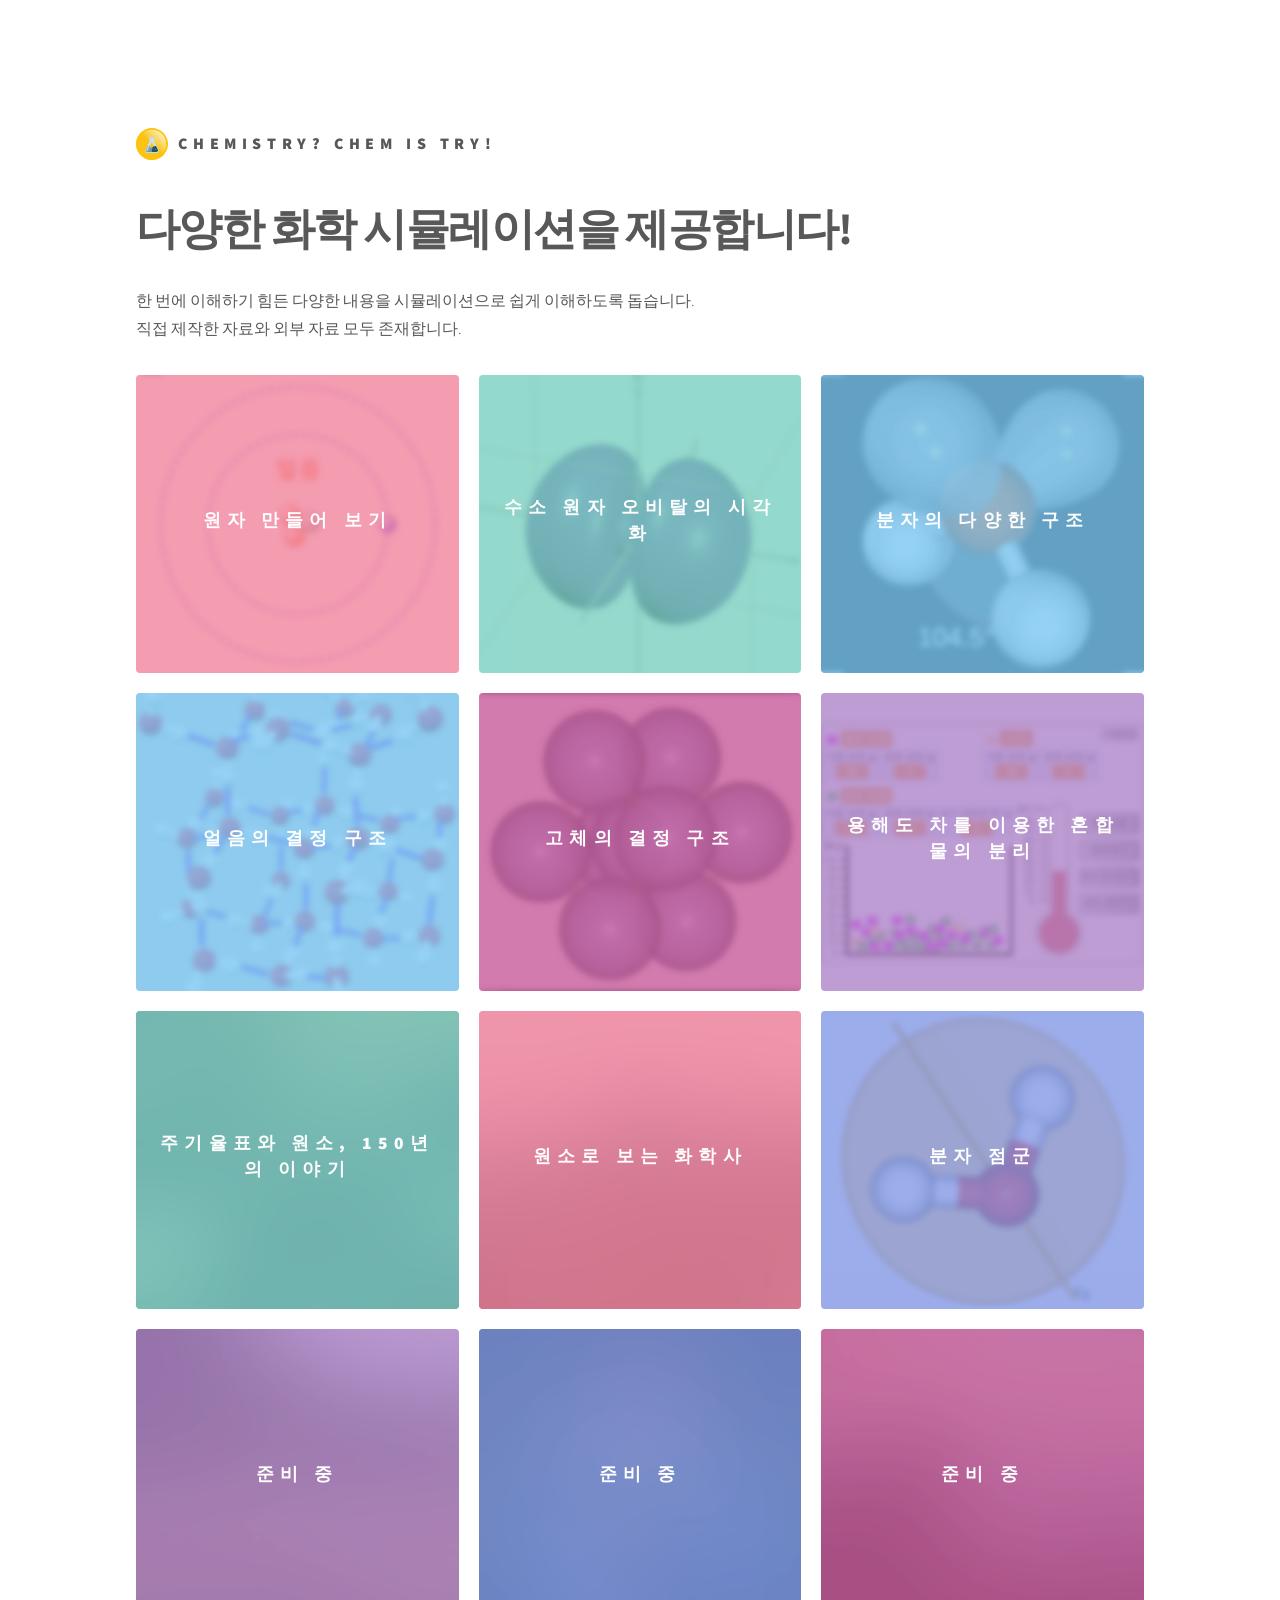
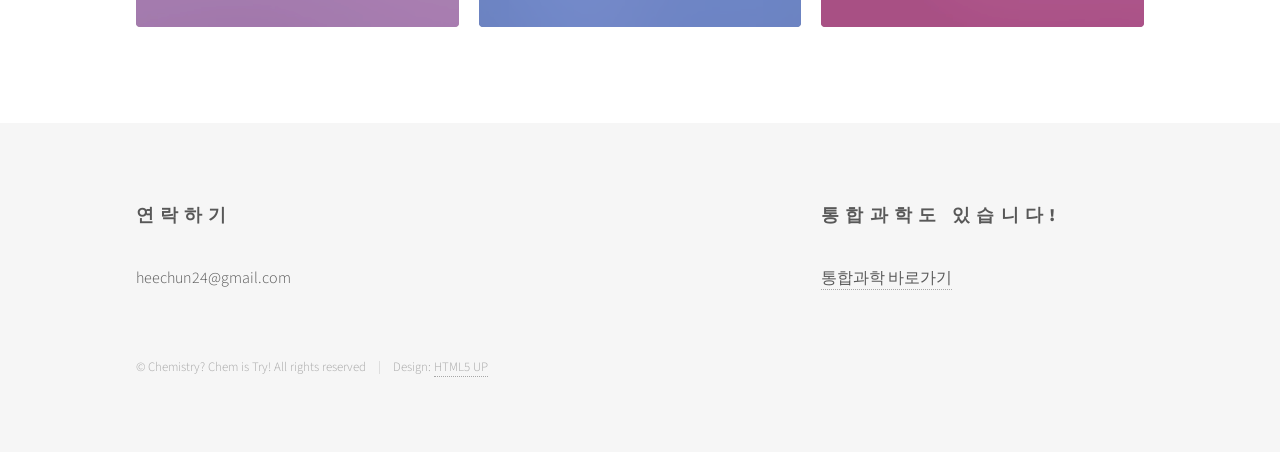
<file: index.html>
<!DOCTYPE HTML>
<!--
	Phantom by HTML5 UP
	html5up.net | @ajlkn
	Free for personal and commercial use under the CCA 3.0 license (html5up.net/license)
-->
<html>
	<head>
		<!-- Google tag (gtag.js) -->
		<script async src="https://www.googletagmanager.com/gtag/js?id=G-G9PYCME155"></script>
		<script>
		  window.dataLayer = window.dataLayer || [];
		  function gtag(){dataLayer.push(arguments);}
		  gtag('js', new Date());		
		  gtag('config', 'G-G9PYCME155');
		</script>

		<title>Chemistry? Chem is Try!</title>
		<meta charset="utf-8" />
		<meta name="viewport" content="width=device-width, initial-scale=1, user-scalable=no" />
		<link rel="stylesheet" href="assets/css/main.css" />
		<link rel="icon" type="images/svg" href="images/logo.svg"/>
		<noscript><link rel="stylesheet" href="assets/css/noscript.css" /></noscript>
	</head>
	<body class="is-preload">
		<!-- Wrapper -->
			<div id="wrapper">

				<!-- Header -->
					<header id="header">
						<div class="inner">

							<!-- Logo -->
								<a href="https://heechun24.github.io/chemistry-chem-is-try/" class="logo">
									<span class="symbol"><img src="images/logo.svg" alt="" /></span><span class="title">Chemistry? Chem is Try!</span>
								</a>

							<!-- Nav -->
								<!--nav>
									<ul>
										<li><a href="#menu">Menu</a></li>
									</ul>
							</nav-->

						</div>
					</header>

				<!-- Menu -->
					<!--nav id="menu">
						<h2>Menu</h2>
						<ul>
							<li><a href="index.html">Home</a></li>
							<li><a>Ipsum veroeros</a></li>
							<li><a>Tempus etiam</a></li>
							<li><a>Consequat dolor</a></li>
							<li><a href="elements.html">Elements</a></li>
						</ul>
					</nav-->

				<!-- Main -->
					<div id="main">
						<div class="inner">
							<header>
								<h1>다양한 화학 시뮬레이션을 제공합니다!</h1>
								<p>한 번에 이해하기 힘든 다양한 내용을 시뮬레이션으로 쉽게 이해하도록 돕습니다.<br />
								직접 제작한 자료와 외부 자료 모두 존재합니다.
								</p>
							</header>
							<section class="tiles">
								<!-- block 1 -->
								<article class="style1">
									<span class="image">
										<img src="images/pic01.jpg" alt="" />
									</span>
									<a href="build-an-atom_ko.html" target="_blank">
										<h2>원자 만들어 보기</h2>
										<div class="content">
											<p>양성자, 중성자, 전자를 배치해 가며 원소의 종류, 원자의 특징, 동위원소를 학습해 보세요.<br />(외부자료: Phet)</p>
										</div>
									</a>
								</article>
								<!-- block 2 -->
								<article class="style3">
									<span class="image">
										<img src="images/pic06.jpg" alt="" />
									</span>
									<a href="hydrogenic-atomic-orbital.html" target="_blank">
										<h2>수소 원자 오비탈의 시각화</h2>
										<div class="content">
											<p>수소 원자의 오비탈을 직접 돌려 보며 관찰해 보세요.<br />(자체제작)</p>
										</div>
									</a>
								</article>
								<!-- block 3 -->
								<article class="style2">
									<span class="image">
										<img src="images/pic02.jpg" alt="" />
									</span>
									<a href="molecule-shapes_ko.html" target="_blank">
										<h2>분자의 다양한 구조</h2>
										<div class="content">
											<p>결합한 원자의 수와 비공유 전자쌍 수를 바탕으로 분자의 구조를 학습해 보세요.<br />(외부자료: Phet)</p>
										</div>
									</a>
								</article>
								<!-- block 4 -->
								<article class="style2">
									<span class="image">
										<img src="images/pic07.jpg" alt="" />
									</span>
									<a href="ice-structure-model.html" target="_blank">
										<h2>얼음의 결정 구조</h2>
										<div class="content">
											<p>얼음의 결정 구조를 직접 돌려 보고, 물이 얼음 결정을 형성하는 과정을 관찰하며 얼음의 구조를 학습해 보세요.<br />(외부자료: CLauter-Sketchfab, CSIRO's Data61)</p>
										</div>
									</a>
								</article>								
								<!-- block 5 -->
								<article class="style4">
									<span class="image">
										<img src="images/pic03.jpg" alt="" />
									</span>
									<a href="crystal-structure-model.html" target="_blank">
										<h2>고체의 결정 구조</h2>
										<div class="content">
											<p>고체 결정 모형을 직접 돌려 보며 고체에서 원자가 어떻게 배열되어 있는지 학습해 보세요.<br />(외부자료: Otterbein University)</p>
										</div>
									</a>
								</article>
								<!-- block 6 -->
								<article class="style5">
									<span class="image">
										<img src="images/pic05.jpg" alt="" />
									</span>
									<a href="seperation-by-solubility-difference.html" target="_blank">
										<h2>용해도 차를 이용한 혼합물의 분리</h2>
										<div class="content">
											<p>용해도 차를 이용해 섞여 있는 3가지 물질을 분리하는 가상 실험을 수행해 보세요.<br />(자체제작)</p>
										</div>
									</a>
								</article>
								<!-- block 7 -->
								<article class="style3">
									<span class="image">
										<img src="images/pic08.jpg" alt="" />
									</span>
									<a href="periodictable.html" target="_blank">
										<h2>주기율표와 원소, 150년의 이야기</h2>
										<div class="content">
											<p>주기율표와 원소의 특징을 짧은 영상으로 쉽게 학습해 보세요.<br />(외부자료: 대한화학회)</p>
										</div>
									</a>
								</article>	
								<!-- block 8 -->
								<article class="style1">
									<span class="image">
										<img src="images/pic09.jpg" alt="" />
									</span>
									<a href="elementhistory.html" target="_blank">
										<h2>원소로 보는 화학사</h2>
										<div class="content">
											<p>원소의 발견 과정에 얽힌 흥미로운 화학사를 읽어 보세요.<br />(외부자료: LG케미토피아)</p>
										</div>
									</a>
								</article>
								<!-- block 9 -->
								<article class="style6">
									<span class="image">
										<img src="images/pic04.jpg" alt="" />
									</span>
									<a href="molecular-point-groups.html" target="_blank">
										<h2>분자 점군</h2>
										<div class="content">
											<p>분자를 직접 돌려 보며 점군과 대칭 요소를 학습해 보세요.<br />(외부자료: Otterbein University)</p>
										</div>
									</a>
								</article>
								<!-- block 10 -->
								<article class="style5">
									<span class="image">
										<img src="images/pic10.jpg" alt="" />
									</span>
									<a>
										<h2>준비 중</h2>
										<div class="content">
											<p>준비 중</p>
										</div>
									</a>
								</article>
								<!-- block 11 -->
								<article class="style6">
									<span class="image">
										<img src="images/pic11.jpg" alt="" />
									</span>
									<a>
										<h2>준비 중</h2>
										<div class="content">
											<p>준비 중</p>
										</div>
									</a>
								</article>
								<!-- block 12 -->
								<article class="style4">
									<span class="image">
										<img src="images/pic12.jpg" alt="" />
									</span>
									<a>
										<h2>준비 중</h2>
										<div class="content">
											<p>준비 중</p>
										</div>
									</a>
								</article>
							</section>
						</div>
					</div>

				<!-- Footer -->
					<footer id="footer">
						<div class="inner">
							<!--section>
								<h2>Get in touch</h2>
								<form method="post" action="#">
									<div class="fields">
										<div class="field half">
											<input type="text" name="name" id="name" placeholder="Name" />
										</div>
										<div class="field half">
											<input type="email" name="email" id="email" placeholder="Email" />
										</div>
										<div class="field">
											<textarea name="message" id="message" placeholder="Message"></textarea>
										</div>
									</div>
									<ul class="actions">
										<li><input type="submit" value="Send" class="primary" /></li>
									</ul>
								</form>
							</section-->
							<!--section>
								<h2>Follow</h2>
								<ul class="icons">
									<li><a href="#" class="icon brands style2 fa-twitter"><span class="label">Twitter</span></a></li>
									<li><a href="#" class="icon brands style2 fa-facebook-f"><span class="label">Facebook</span></a></li>
									<li><a href="#" class="icon brands style2 fa-instagram"><span class="label">Instagram</span></a></li>
									<li><a href="#" class="icon brands style2 fa-dribbble"><span class="label">Dribbble</span></a></li>
									<li><a href="#" class="icon brands style2 fa-github"><span class="label">GitHub</span></a></li>
									<li><a href="#" class="icon brands style2 fa-500px"><span class="label">500px</span></a></li>
									<li><a href="#" class="icon solid style2 fa-phone"><span class="label">Phone</span></a></li>
									<li><a href="#" class="icon solid style2 fa-envelope"><span class="label">Email</span></a></li>
								</ul>
							</section-->
							<section>
								<h2>연락하기</h2>
								<p>heechun24@gmail.com</p>
							</section>
							<section>
								<h2>통합과학도 있습니다!</h2>
								<p><a href="https://heechun24.github.io/chemistry-chem-is-try/index-common">통합과학 바로가기</a></p>
							</section>
							<ul class="copyright">
								<li>&copy; Chemistry? Chem is Try! All rights reserved</li><li>Design: <a href="http://html5up.net">HTML5 UP</a></li>
							</ul>
						</div>
					</footer>

			</div>

		<!-- Scripts -->
			<script src="assets/js/jquery.min.js"></script>
			<script src="assets/js/browser.min.js"></script>
			<script src="assets/js/breakpoints.min.js"></script>
			<script src="assets/js/util.js"></script>
			<script src="assets/js/main.js"></script>

	</body>
</html>
</file>
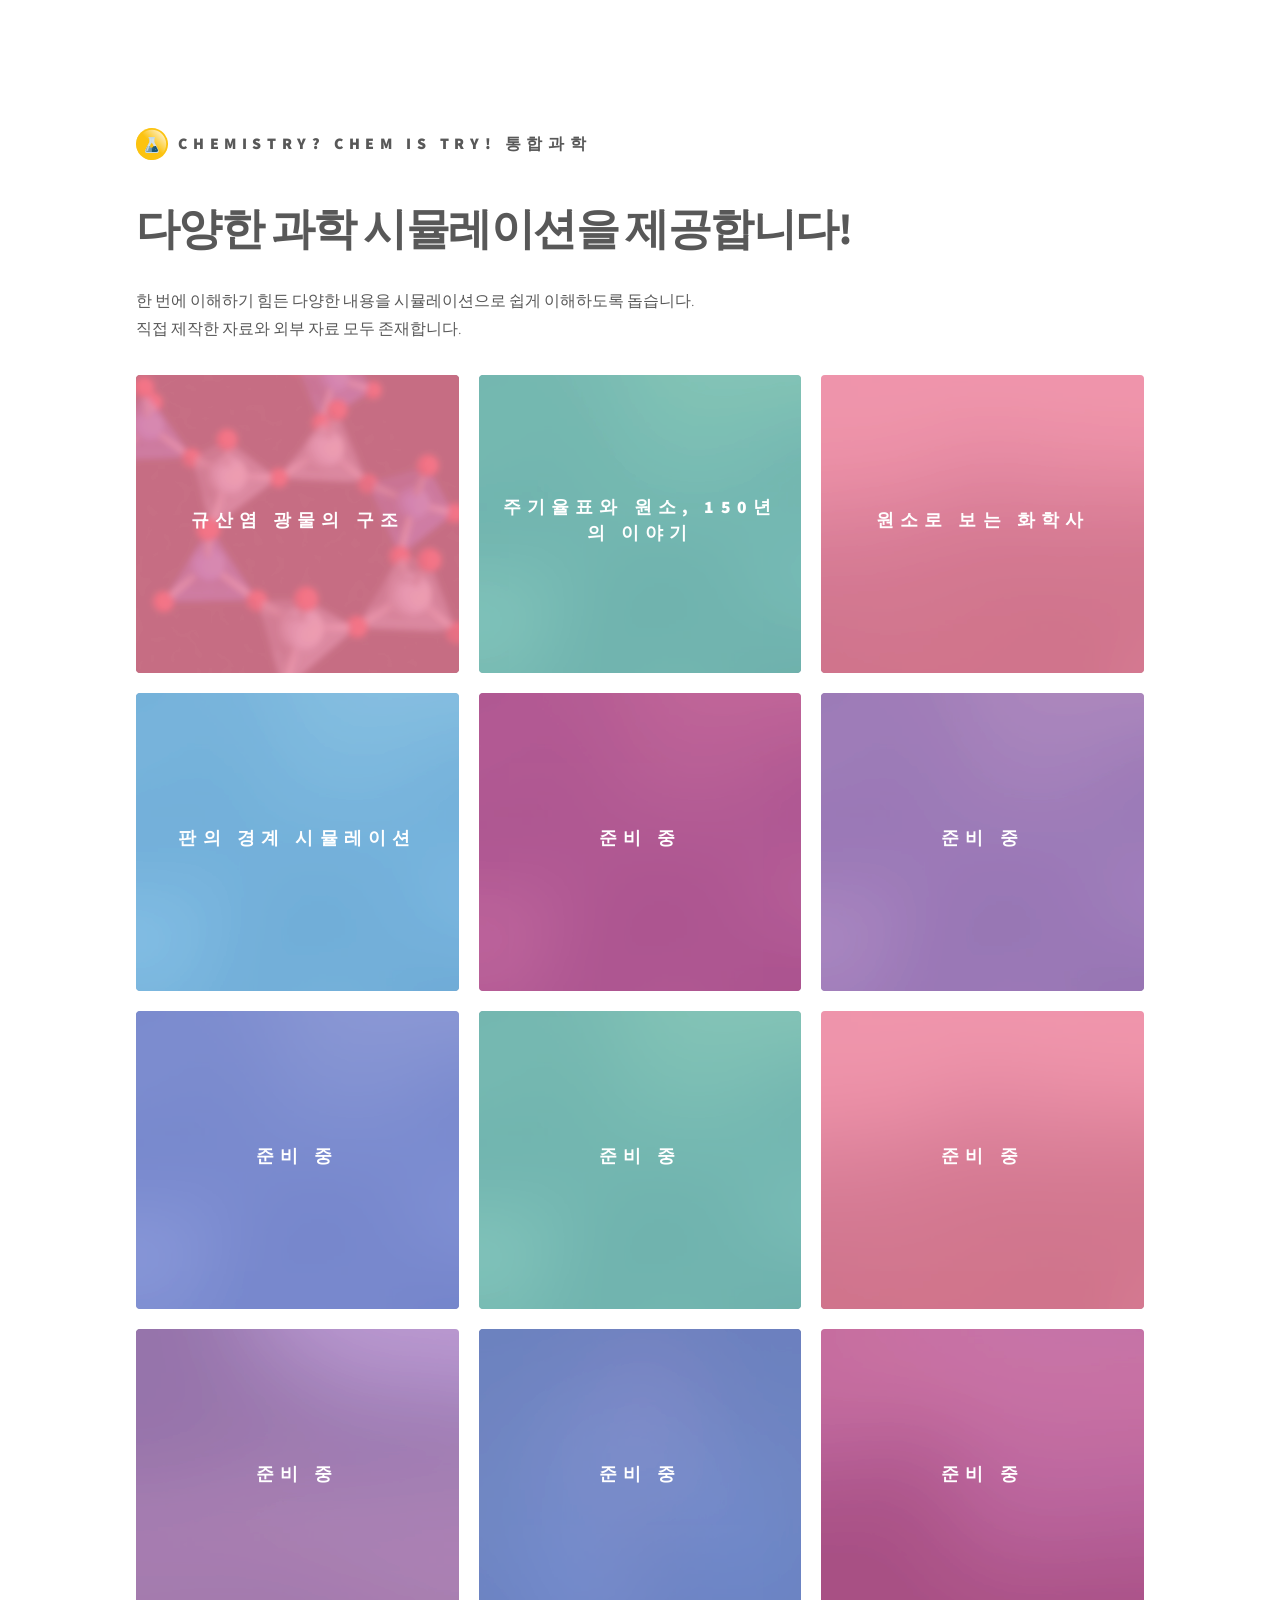
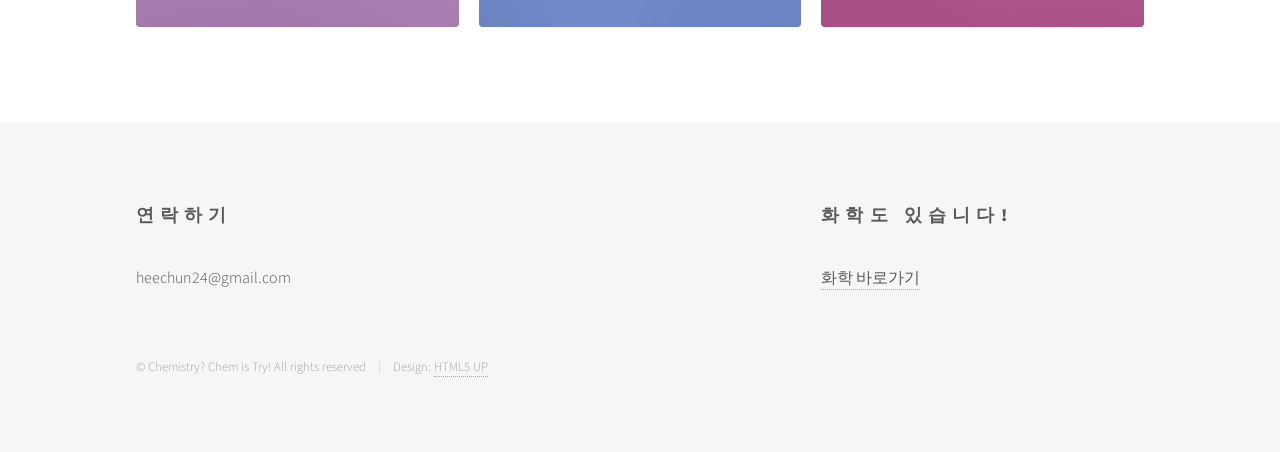
<file: index-common.html>
<!DOCTYPE HTML>
<!--
	Phantom by HTML5 UP
	html5up.net | @ajlkn
	Free for personal and commercial use under the CCA 3.0 license (html5up.net/license)
-->
<html>
	<head>
		<!-- Google tag (gtag.js) -->
		<script async src="https://www.googletagmanager.com/gtag/js?id=G-G9PYCME155"></script>
		<script>
		  window.dataLayer = window.dataLayer || [];
		  function gtag(){dataLayer.push(arguments);}
		  gtag('js', new Date());		
		  gtag('config', 'G-G9PYCME155');
		</script>

		<title>Chemistry? Chem is Try! 통합과학</title>
		<meta charset="utf-8" />
		<meta name="viewport" content="width=device-width, initial-scale=1, user-scalable=no" />
		<link rel="stylesheet" href="assets/css/main.css" />
		<link rel="icon" type="images/svg" href="images/logo.svg"/>
		<noscript><link rel="stylesheet" href="assets/css/noscript.css" /></noscript>
	</head>
	<body class="is-preload">
		<!-- Wrapper -->
			<div id="wrapper">

				<!-- Header -->
					<header id="header">
						<div class="inner">

							<!-- Logo -->
								<a href="https://heechun24.github.io/chemistry-chem-is-try/index-common" class="logo">
									<span class="symbol"><img src="images/logo.svg" alt="" /></span><span class="title">Chemistry? Chem is Try! 통합과학</span>
								</a>

							<!-- Nav -->
								<!--nav>
									<ul>
										<li><a href="#menu">Menu</a></li>
									</ul>
							</nav-->

						</div>
					</header>

				<!-- Menu -->
					<!--nav id="menu">
						<h2>Menu</h2>
						<ul>
							<li><a href="index.html">Home</a></li>
							<li><a>Ipsum veroeros</a></li>
							<li><a>Tempus etiam</a></li>
							<li><a>Consequat dolor</a></li>
							<li><a href="elements.html">Elements</a></li>
						</ul>
					</nav-->

				<!-- Main -->
					<div id="main">
						<div class="inner">
							<header>
								<h1>다양한 과학 시뮬레이션을 제공합니다!</h1>
								<p>한 번에 이해하기 힘든 다양한 내용을 시뮬레이션으로 쉽게 이해하도록 돕습니다.<br />
								직접 제작한 자료와 외부 자료 모두 존재합니다.
								</p>
							</header>
							<section class="tiles">
								<!-- block 1 -->
								<article class="style1">
									<span class="image">
										<img src="images/common-science/pic01.jpg" alt="" />
									</span>
									<a href="silicate-structure-model.html" target="_blank">
										<h2>규산염 광물의 구조</h2>
										<div class="content">
											<p>규산염 광물의 다양한 구조를 직접 돌려 보며 관찰해 보세요.<br />(외부자료: Museum of Mineralogy and Petrography, UAIC)</p>
										</div>
									</a>
								</article>
								<!-- block 2 -->
								<article class="style3">
									<span class="image">
										<img src="images/pic08.jpg" alt="" />
									</span>
									<a href="periodictable.html" target="_blank">
										<h2>주기율표와 원소, 150년의 이야기</h2>
										<div class="content">
											<p>주기율표와 원소의 특징을 짧은 영상으로 쉽게 학습해 보세요.<br />(외부자료: 대한화학회)</p>
										</div>
									</a>
								</article>	
								<!-- block 3 -->
								<article class="style1">
									<span class="image">
										<img src="images/pic09.jpg" alt="" />
									</span>
									<a href="elementhistory.html" target="_blank">
										<h2>원소로 보는 화학사</h2>
										<div class="content">
											<p>원소의 발견 과정에 얽힌 흥미로운 화학사를 읽어 보세요.<br />(외부자료: LG케미토피아)</p>
										</div>
									</a>
								</article>
								<!-- block 4 -->
								<article class="style2">
									<span class="image">
										<img src="images/pic08.jpg" alt="" />
									</span>
									<a href="plate-boundaries.html" target="_blank">
										<h2>판의 경계 시뮬레이션</h2>
										<div class="content">
											<p>판 평계의 종류에 따라 생기는 일을 시뮬레이션으로 학습해 보세요.<br />(외부자료: Youtube-기압경도력)</p>
										</div>
									</a>
								</article>								
								<!-- block 5 -->
								<article class="style4">
									<span class="image">
										<img src="images/pic08.jpg" alt="" />
									</span>
									<a>
										<h2>준비 중</h2>
										<div class="content">
											<p>준비 중</p>
										</div>
									</a>
								</article>
								<!-- block 6 -->
								<article class="style5">
									<span class="image">
										<img src="images/pic08.jpg" alt="" />
									</span>
									<a>
										<h2>준비 중</h2>
										<div class="content">
											<p>준비 중</p>
										</div>
									</a>
								</article>
								<!-- block 7 -->
								<article class="style6">
									<span class="image">
										<img src="images/pic08.jpg" alt="" />
									</span>
									<a>
										<h2>준비 중</h2>
										<div class="content">
											<p>준비 중</p>
										</div>
									</a>
								</article>	
								<!-- block 8 -->
								<article class="style3">
									<span class="image">
										<img src="images/pic08.jpg" alt="" />
									</span>
									<a>
										<h2>준비 중</h2>
										<div class="content">
											<p>준비 중</p>
										</div>
									</a>
								</article>
								<!-- block 9 -->
								<article class="style1">
									<span class="image">
										<img src="images/pic09.jpg" alt="" />
									</span>
									<a>
										<h2>준비 중</h2>
										<div class="content">
											<p>준비 중</p>
										</div>
									</a>
								</article>
								<!-- block 10 -->
								<article class="style5">
									<span class="image">
										<img src="images/pic10.jpg" alt="" />
									</span>
									<a>
										<h2>준비 중</h2>
										<div class="content">
											<p>준비 중</p>
										</div>
									</a>
								</article>
								<!-- block 11 -->
								<article class="style6">
									<span class="image">
										<img src="images/pic11.jpg" alt="" />
									</span>
									<a>
										<h2>준비 중</h2>
										<div class="content">
											<p>준비 중</p>
										</div>
									</a>
								</article>
								<!-- block 12 -->
								<article class="style4">
									<span class="image">
										<img src="images/pic12.jpg" alt="" />
									</span>
									<a>
										<h2>준비 중</h2>
										<div class="content">
											<p>준비 중</p>
										</div>
									</a>
								</article>
							</section>
						</div>
					</div>

				<!-- Footer -->
					<footer id="footer">
						<div class="inner">
							<!--section>
								<h2>Get in touch</h2>
								<form method="post" action="#">
									<div class="fields">
										<div class="field half">
											<input type="text" name="name" id="name" placeholder="Name" />
										</div>
										<div class="field half">
											<input type="email" name="email" id="email" placeholder="Email" />
										</div>
										<div class="field">
											<textarea name="message" id="message" placeholder="Message"></textarea>
										</div>
									</div>
									<ul class="actions">
										<li><input type="submit" value="Send" class="primary" /></li>
									</ul>
								</form>
							</section-->
							<!--section>
								<h2>Follow</h2>
								<ul class="icons">
									<li><a href="#" class="icon brands style2 fa-twitter"><span class="label">Twitter</span></a></li>
									<li><a href="#" class="icon brands style2 fa-facebook-f"><span class="label">Facebook</span></a></li>
									<li><a href="#" class="icon brands style2 fa-instagram"><span class="label">Instagram</span></a></li>
									<li><a href="#" class="icon brands style2 fa-dribbble"><span class="label">Dribbble</span></a></li>
									<li><a href="#" class="icon brands style2 fa-github"><span class="label">GitHub</span></a></li>
									<li><a href="#" class="icon brands style2 fa-500px"><span class="label">500px</span></a></li>
									<li><a href="#" class="icon solid style2 fa-phone"><span class="label">Phone</span></a></li>
									<li><a href="#" class="icon solid style2 fa-envelope"><span class="label">Email</span></a></li>
								</ul>
							</section-->
							<section>
								<h2>연락하기</h2>
								<p>heechun24@gmail.com</p>
							</section>
							<section>
								<h2>화학도 있습니다!</h2>
								<p><a href="https://heechun24.github.io/chemistry-chem-is-try">화학 바로가기</a></p>
							</section>
							<ul class="copyright">
								<li>&copy; Chemistry? Chem is Try! All rights reserved</li><li>Design: <a href="http://html5up.net">HTML5 UP</a></li>
							</ul>
						</div>
					</footer>

			</div>

		<!-- Scripts -->
			<script src="assets/js/jquery.min.js"></script>
			<script src="assets/js/browser.min.js"></script>
			<script src="assets/js/breakpoints.min.js"></script>
			<script src="assets/js/util.js"></script>
			<script src="assets/js/main.js"></script>

	</body>
</html>
</file>
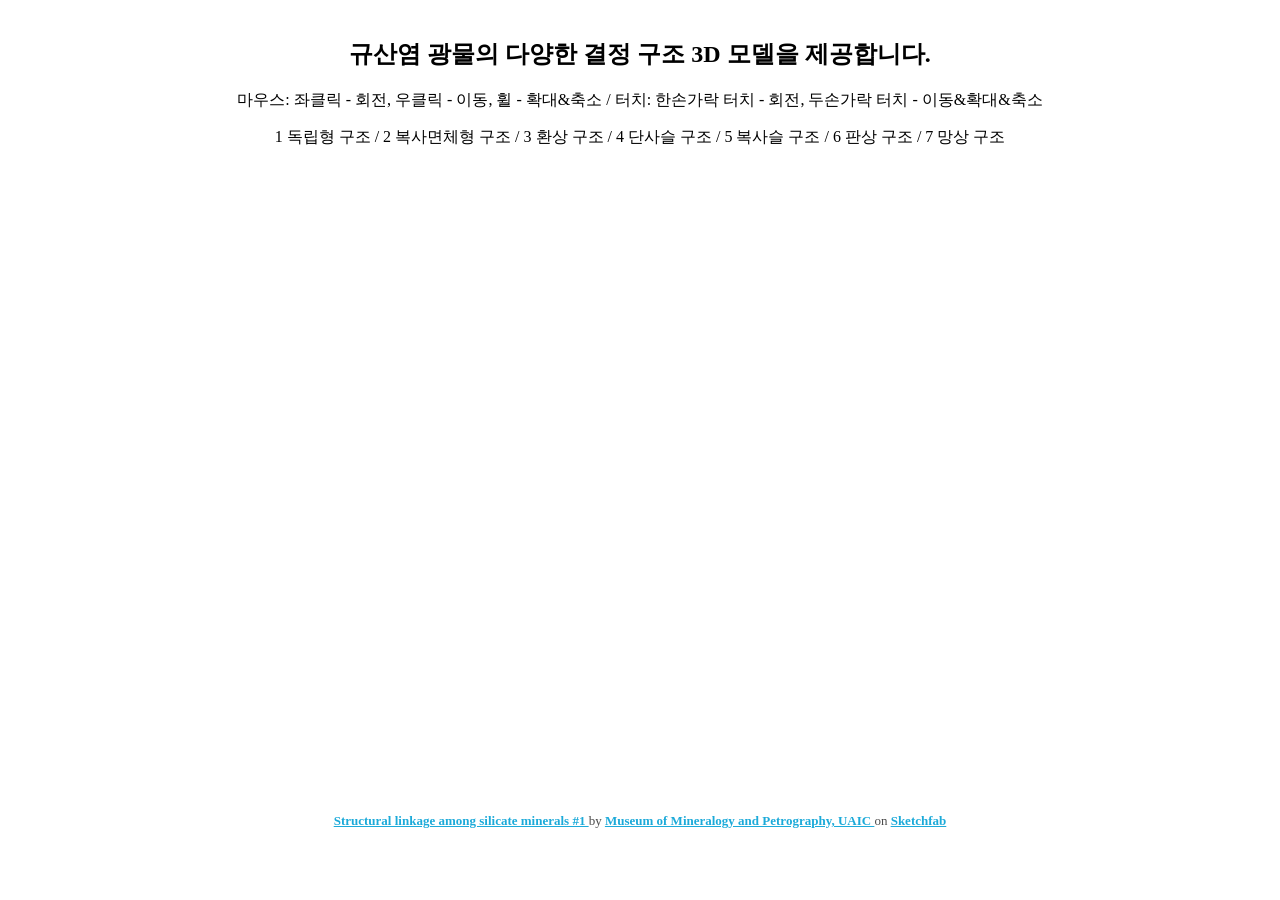
<file: silicate-structure-model.html>
<!DOCTYPE html>
<html lang="ko">
  <head>
    <!-- Google tag (gtag.js) -->
    <script async src="https://www.googletagmanager.com/gtag/js?id=G-G9PYCME155"></script>
    <script>
      window.dataLayer = window.dataLayer || [];
      function gtag(){dataLayer.push(arguments);}
      gtag('js', new Date());    
      gtag('config', 'G-G9PYCME155');
    </script>
    <title>규산염 광물의 구조</title>
    <meta charset="UTF-8">
  </head>
  
  <body style="margin: 0">
    <h2 style="width: 100%; text-align: center;">규산염 광물의 다양한 결정 구조 3D 모델을 제공합니다.</h2>
    <p style="width: 100%; text-align: center;">마우스: 좌클릭 - 회전, 우클릭 - 이동, 휠 - 확대&축소 / 터치: 한손가락 터치 - 회전, 두손가락 터치 - 이동&확대&축소</p>
    <p style="width: 100%; text-align: center;">1 독립형 구조 / 2 복사면체형 구조 / 3 환상 구조 / 4 단사슬 구조 / 5 복사슬 구조 / 6 판상 구조 / 7 망상 구조</p>
    <div class="sketchfab-embed-wrapper">
      <p style="width: 100%; margin: 0;" align="middle">
	  <iframe style="aspect-ratio: 1.8 / 1; width: min(90%, 162vh);" title="Structural linkage among silicate minerals #1" frameborder="0" allowfullscreen mozallowfullscreen="true" webkitallowfullscreen="true" allow="autoplay; fullscreen; xr-spatial-tracking" xr-spatial-tracking execution-while-out-of-viewport execution-while-not-rendered web-share src="https://sketchfab.com/models/6c520781ad6a46e3a6371f1d5b797099/embed?autostart=1&camera=0"> </iframe>
	  </p>
      <p style="font-size: 13px; font-weight: normal; margin: 5px; color: #4A4A4A;" align="middle">
        <a href="https://sketchfab.com/3d-models/structural-linkage-among-silicate-minerals-1-6c520781ad6a46e3a6371f1d5b797099?utm_medium=embed&utm_campaign=share-popup&utm_content=6c520781ad6a46e3a6371f1d5b797099" target="_blank" rel="nofollow" style="font-weight: bold; color: #1CAAD9;"> Structural linkage among silicate minerals #1 </a> by <a href="https://sketchfab.com/MineralogyPetrographyMuseum?utm_medium=embed&utm_campaign=share-popup&utm_content=6c520781ad6a46e3a6371f1d5b797099" target="_blank" rel="nofollow" style="font-weight: bold; color: #1CAAD9;"> Museum of Mineralogy and Petrography, UAIC </a> on <a href="https://sketchfab.com?utm_medium=embed&utm_campaign=share-popup&utm_content=6c520781ad6a46e3a6371f1d5b797099" target="_blank" rel="nofollow" style="font-weight: bold; color: #1CAAD9;">Sketchfab</a>
      </p>
    </div>
  </body>
</html>
</file>
<file: assets/css/noscript.css>
/*
	Phantom by HTML5 UP
	html5up.net | @ajlkn
	Free for personal and commercial use under the CCA 3.0 license (html5up.net/license)
*/

/* Tiles */

	body.is-preload .tiles article {
		-moz-transform: none;
		-webkit-transform: none;
		-ms-transform: none;
		transform: none;
		opacity: 1;
	}
</file>
<file: assets/css/main.css>
@import url(fontawesome-all.min.css);
@import url("https://fonts.googleapis.com/css?family=Source+Sans+Pro:300,700,900");

/*
	Phantom by HTML5 UP
	html5up.net | @ajlkn
	Free for personal and commercial use under the CCA 3.0 license (html5up.net/license)
*/

html, body, div, span, applet, object,
iframe, h1, h2, h3, h4, h5, h6, p, blockquote,
pre, a, abbr, acronym, address, big, cite,
code, del, dfn, em, img, ins, kbd, q, s, samp,
small, strike, strong, sub, sup, tt, var, b,
u, i, center, dl, dt, dd, ol, ul, li, fieldset,
form, label, legend, table, caption, tbody,
tfoot, thead, tr, th, td, article, aside,
canvas, details, embed, figure, figcaption,
footer, header, hgroup, menu, nav, output, ruby,
section, summary, time, mark, audio, video {
	margin: 0;
	padding: 0;
	border: 0;
	font-size: 100%;
	font: inherit;
	vertical-align: baseline;}

article, aside, details, figcaption, figure,
footer, header, hgroup, menu, nav, section {
	display: block;}

body {
	line-height: 1;
}

ol, ul {
	list-style: none;
}

blockquote, q {
	quotes: none;
}

	blockquote:before, blockquote:after, q:before, q:after {
		content: '';
		content: none;
	}

table {
	border-collapse: collapse;
	border-spacing: 0;
}

body {
	-webkit-text-size-adjust: none;
}

mark {
	background-color: transparent;
	color: inherit;
}

input::-moz-focus-inner {
	border: 0;
	padding: 0;
}

input, select, textarea {
	-moz-appearance: none;
	-webkit-appearance: none;
	-ms-appearance: none;
	appearance: none;
}

/* Basic */

	@-ms-viewport {
		width: device-width;
	}

	body {
		-ms-overflow-style: scrollbar;
	}

	@media screen and (max-width: 480px) {

		html, body {
			min-width: 320px;
		}

	}

	html {
		box-sizing: border-box;
	}

	*, *:before, *:after {
		box-sizing: inherit;
	}

	body {
		background: #ffffff;
	}

		body.is-preload *, body.is-preload *:before, body.is-preload *:after {
			-moz-animation: none !important;
			-webkit-animation: none !important;
			-ms-animation: none !important;
			animation: none !important;
			-moz-transition: none !important;
			-webkit-transition: none !important;
			-ms-transition: none !important;
			transition: none !important;
		}

/* Type */

	body, input, select, textarea {
		color: #585858;
		font-family: "Source Sans Pro", Helvetica, sans-serif;
		font-size: 16pt;
		font-weight: 300;
		line-height: 1.75;
	}

		@media screen and (max-width: 1680px) {

			body, input, select, textarea {
				font-size: 14pt;
			}

		}

		@media screen and (max-width: 1280px) {

			body, input, select, textarea {
				font-size: 12pt;
			}

		}

	a {
		-moz-transition: border-bottom-color 0.2s ease, color 0.2s ease;
		-webkit-transition: border-bottom-color 0.2s ease, color 0.2s ease;
		-ms-transition: border-bottom-color 0.2s ease, color 0.2s ease;
		transition: border-bottom-color 0.2s ease, color 0.2s ease;
		text-decoration: none;
		color: #585858;
		border-bottom: dotted 1px rgba(88, 88, 88, 0.5);
	}

		a:hover {
			border-bottom-color: transparent;
			color: #f2849e !important;
		}

	strong, b {
		font-weight: 900;
	}

	em, i {
		font-style: italic;
	}

	p {
		margin: 0 0 2em 0;
	}

	h1 {
		font-size: 2.75em;
		font-weight: 700;
		line-height: 1.3;
		margin: 0 0 1em 0;
		letter-spacing: -0.035em;
	}

		h1 a {
			color: inherit;
		}

		@media screen and (max-width: 736px) {

			h1 {
				font-size: 2em;
				margin: 0 0 1em 0;
			}

		}

		@media screen and (max-width: 360px) {

			h1 {
				font-size: 1.75em;
			}

		}

	h2, h3, h4, h5, h6 {
		font-weight: 900;
		line-height: 1.5;
		margin: 0 0 2em 0;
		text-transform: uppercase;
		letter-spacing: 0.35em;
	}

		h2 a, h3 a, h4 a, h5 a, h6 a {
			color: inherit;
		}

	h2 {
		font-size: 1.1em;
	}

	h3 {
		font-size: 1em;
	}

	h4 {
		font-size: 0.8em;
	}

	h5 {
		font-size: 0.8em;
	}

	h6 {
		font-size: 0.8em;
	}

	@media screen and (max-width: 980px) {

		h1 br, h2 br, h3 br, h4 br, h5 br, h6 br {
			display: none;
		}

	}

	@media screen and (max-width: 736px) {

		h2 {
			font-size: 1em;
		}

		h3 {
			font-size: 0.8em;
		}

	}

	sub {
		font-size: 0.8em;
		position: relative;
		top: 0.5em;
	}

	sup {
		font-size: 0.8em;
		position: relative;
		top: -0.5em;
	}

	blockquote {
		border-left: solid 4px #c9c9c9;
		font-style: italic;
		margin: 0 0 2em 0;
		padding: 0.5em 0 0.5em 2em;
	}

	code {
		background: rgba(144, 144, 144, 0.075);
		border-radius: 4px;
		border: solid 1px #c9c9c9;
		font-family: "Courier New", monospace;
		font-size: 0.9em;
		margin: 0 0.25em;
		padding: 0.25em 0.65em;
	}

	pre {
		-webkit-overflow-scrolling: touch;
		font-family: "Courier New", monospace;
		font-size: 0.9em;
		margin: 0 0 2em 0;
	}

		pre code {
			display: block;
			line-height: 1.75;
			padding: 1em 1.5em;
			overflow-x: auto;
		}

	hr {
		border: 0;
		border-bottom: solid 1px #c9c9c9;
		margin: 2em 0;
	}

		hr.major {
			margin: 3em 0;
		}

	.align-left {
		text-align: left;
	}

	.align-center {
		text-align: center;
	}

	.align-right {
		text-align: right;
	}

/* Row */

	.row {
		display: flex;
		flex-wrap: wrap;
		box-sizing: border-box;
		align-items: stretch;
	}

		.row > * {
			box-sizing: border-box;
		}

		.row.gtr-uniform > * > :last-child {
			margin-bottom: 0;
		}

		.row.aln-left {
			justify-content: flex-start;
		}

		.row.aln-center {
			justify-content: center;
		}

		.row.aln-right {
			justify-content: flex-end;
		}

		.row.aln-top {
			align-items: flex-start;
		}

		.row.aln-middle {
			align-items: center;
		}

		.row.aln-bottom {
			align-items: flex-end;
		}

		.row > .imp {
			order: -1;
		}

		.row > .col-1 {
			width: 8.33333%;
		}

		.row > .off-1 {
			margin-left: 8.33333%;
		}

		.row > .col-2 {
			width: 16.66667%;
		}

		.row > .off-2 {
			margin-left: 16.66667%;
		}

		.row > .col-3 {
			width: 25%;
		}

		.row > .off-3 {
			margin-left: 25%;
		}

		.row > .col-4 {
			width: 33.33333%;
		}

		.row > .off-4 {
			margin-left: 33.33333%;
		}

		.row > .col-5 {
			width: 41.66667%;
		}

		.row > .off-5 {
			margin-left: 41.66667%;
		}

		.row > .col-6 {
			width: 50%;
		}

		.row > .off-6 {
			margin-left: 50%;
		}

		.row > .col-7 {
			width: 58.33333%;
		}

		.row > .off-7 {
			margin-left: 58.33333%;
		}

		.row > .col-8 {
			width: 66.66667%;
		}

		.row > .off-8 {
			margin-left: 66.66667%;
		}

		.row > .col-9 {
			width: 75%;
		}

		.row > .off-9 {
			margin-left: 75%;
		}

		.row > .col-10 {
			width: 83.33333%;
		}

		.row > .off-10 {
			margin-left: 83.33333%;
		}

		.row > .col-11 {
			width: 91.66667%;
		}

		.row > .off-11 {
			margin-left: 91.66667%;
		}

		.row > .col-12 {
			width: 100%;
		}

		.row > .off-12 {
			margin-left: 100%;
		}

		.row.gtr-0 {
			margin-top: 0;
			margin-left: 0em;
		}

			.row.gtr-0 > * {
				padding: 0 0 0 0em;
			}

			.row.gtr-0.gtr-uniform {
				margin-top: 0em;
			}

				.row.gtr-0.gtr-uniform > * {
					padding-top: 0em;
				}

		.row.gtr-25 {
			margin-top: 0;
			margin-left: -0.5em;
		}

			.row.gtr-25 > * {
				padding: 0 0 0 0.5em;
			}

			.row.gtr-25.gtr-uniform {
				margin-top: -0.5em;
			}

				.row.gtr-25.gtr-uniform > * {
					padding-top: 0.5em;
				}

		.row.gtr-50 {
			margin-top: 0;
			margin-left: -1em;
		}

			.row.gtr-50 > * {
				padding: 0 0 0 1em;
			}

			.row.gtr-50.gtr-uniform {
				margin-top: -1em;
			}

				.row.gtr-50.gtr-uniform > * {
					padding-top: 1em;
				}

		.row {
			margin-top: 0;
			margin-left: -2em;
		}

			.row > * {
				padding: 0 0 0 2em;
			}

			.row.gtr-uniform {
				margin-top: -2em;
			}

				.row.gtr-uniform > * {
					padding-top: 2em;
				}

		.row.gtr-150 {
			margin-top: 0;
			margin-left: -3em;
		}

			.row.gtr-150 > * {
				padding: 0 0 0 3em;
			}

			.row.gtr-150.gtr-uniform {
				margin-top: -3em;
			}

				.row.gtr-150.gtr-uniform > * {
					padding-top: 3em;
				}

		.row.gtr-200 {
			margin-top: 0;
			margin-left: -4em;
		}

			.row.gtr-200 > * {
				padding: 0 0 0 4em;
			}

			.row.gtr-200.gtr-uniform {
				margin-top: -4em;
			}

				.row.gtr-200.gtr-uniform > * {
					padding-top: 4em;
				}

		@media screen and (max-width: 1680px) {

			.row {
				display: flex;
				flex-wrap: wrap;
				box-sizing: border-box;
				align-items: stretch;
			}

				.row > * {
					box-sizing: border-box;
				}

				.row.gtr-uniform > * > :last-child {
					margin-bottom: 0;
				}

				.row.aln-left {
					justify-content: flex-start;
				}

				.row.aln-center {
					justify-content: center;
				}

				.row.aln-right {
					justify-content: flex-end;
				}

				.row.aln-top {
					align-items: flex-start;
				}

				.row.aln-middle {
					align-items: center;
				}

				.row.aln-bottom {
					align-items: flex-end;
				}

				.row > .imp-xlarge {
					order: -1;
				}

				.row > .col-1-xlarge {
					width: 8.33333%;
				}

				.row > .off-1-xlarge {
					margin-left: 8.33333%;
				}

				.row > .col-2-xlarge {
					width: 16.66667%;
				}

				.row > .off-2-xlarge {
					margin-left: 16.66667%;
				}

				.row > .col-3-xlarge {
					width: 25%;
				}

				.row > .off-3-xlarge {
					margin-left: 25%;
				}

				.row > .col-4-xlarge {
					width: 33.33333%;
				}

				.row > .off-4-xlarge {
					margin-left: 33.33333%;
				}

				.row > .col-5-xlarge {
					width: 41.66667%;
				}

				.row > .off-5-xlarge {
					margin-left: 41.66667%;
				}

				.row > .col-6-xlarge {
					width: 50%;
				}

				.row > .off-6-xlarge {
					margin-left: 50%;
				}

				.row > .col-7-xlarge {
					width: 58.33333%;
				}

				.row > .off-7-xlarge {
					margin-left: 58.33333%;
				}

				.row > .col-8-xlarge {
					width: 66.66667%;
				}

				.row > .off-8-xlarge {
					margin-left: 66.66667%;
				}

				.row > .col-9-xlarge {
					width: 75%;
				}

				.row > .off-9-xlarge {
					margin-left: 75%;
				}

				.row > .col-10-xlarge {
					width: 83.33333%;
				}

				.row > .off-10-xlarge {
					margin-left: 83.33333%;
				}

				.row > .col-11-xlarge {
					width: 91.66667%;
				}

				.row > .off-11-xlarge {
					margin-left: 91.66667%;
				}

				.row > .col-12-xlarge {
					width: 100%;
				}

				.row > .off-12-xlarge {
					margin-left: 100%;
				}

				.row.gtr-0 {
					margin-top: 0;
					margin-left: 0em;
				}

					.row.gtr-0 > * {
						padding: 0 0 0 0em;
					}

					.row.gtr-0.gtr-uniform {
						margin-top: 0em;
					}

						.row.gtr-0.gtr-uniform > * {
							padding-top: 0em;
						}

				.row.gtr-25 {
					margin-top: 0;
					margin-left: -0.5em;
				}

					.row.gtr-25 > * {
						padding: 0 0 0 0.5em;
					}

					.row.gtr-25.gtr-uniform {
						margin-top: -0.5em;
					}

						.row.gtr-25.gtr-uniform > * {
							padding-top: 0.5em;
						}

				.row.gtr-50 {
					margin-top: 0;
					margin-left: -1em;
				}

					.row.gtr-50 > * {
						padding: 0 0 0 1em;
					}

					.row.gtr-50.gtr-uniform {
						margin-top: -1em;
					}

						.row.gtr-50.gtr-uniform > * {
							padding-top: 1em;
						}

				.row {
					margin-top: 0;
					margin-left: -2em;
				}

					.row > * {
						padding: 0 0 0 2em;
					}

					.row.gtr-uniform {
						margin-top: -2em;
					}

						.row.gtr-uniform > * {
							padding-top: 2em;
						}

				.row.gtr-150 {
					margin-top: 0;
					margin-left: -3em;
				}

					.row.gtr-150 > * {
						padding: 0 0 0 3em;
					}

					.row.gtr-150.gtr-uniform {
						margin-top: -3em;
					}

						.row.gtr-150.gtr-uniform > * {
							padding-top: 3em;
						}

				.row.gtr-200 {
					margin-top: 0;
					margin-left: -4em;
				}

					.row.gtr-200 > * {
						padding: 0 0 0 4em;
					}

					.row.gtr-200.gtr-uniform {
						margin-top: -4em;
					}

						.row.gtr-200.gtr-uniform > * {
							padding-top: 4em;
						}

		}

		@media screen and (max-width: 1280px) {

			.row {
				display: flex;
				flex-wrap: wrap;
				box-sizing: border-box;
				align-items: stretch;
			}

				.row > * {
					box-sizing: border-box;
				}

				.row.gtr-uniform > * > :last-child {
					margin-bottom: 0;
				}

				.row.aln-left {
					justify-content: flex-start;
				}

				.row.aln-center {
					justify-content: center;
				}

				.row.aln-right {
					justify-content: flex-end;
				}

				.row.aln-top {
					align-items: flex-start;
				}

				.row.aln-middle {
					align-items: center;
				}

				.row.aln-bottom {
					align-items: flex-end;
				}

				.row > .imp-large {
					order: -1;
				}

				.row > .col-1-large {
					width: 8.33333%;
				}

				.row > .off-1-large {
					margin-left: 8.33333%;
				}

				.row > .col-2-large {
					width: 16.66667%;
				}

				.row > .off-2-large {
					margin-left: 16.66667%;
				}

				.row > .col-3-large {
					width: 25%;
				}

				.row > .off-3-large {
					margin-left: 25%;
				}

				.row > .col-4-large {
					width: 33.33333%;
				}

				.row > .off-4-large {
					margin-left: 33.33333%;
				}

				.row > .col-5-large {
					width: 41.66667%;
				}

				.row > .off-5-large {
					margin-left: 41.66667%;
				}

				.row > .col-6-large {
					width: 50%;
				}

				.row > .off-6-large {
					margin-left: 50%;
				}

				.row > .col-7-large {
					width: 58.33333%;
				}

				.row > .off-7-large {
					margin-left: 58.33333%;
				}

				.row > .col-8-large {
					width: 66.66667%;
				}

				.row > .off-8-large {
					margin-left: 66.66667%;
				}

				.row > .col-9-large {
					width: 75%;
				}

				.row > .off-9-large {
					margin-left: 75%;
				}

				.row > .col-10-large {
					width: 83.33333%;
				}

				.row > .off-10-large {
					margin-left: 83.33333%;
				}

				.row > .col-11-large {
					width: 91.66667%;
				}

				.row > .off-11-large {
					margin-left: 91.66667%;
				}

				.row > .col-12-large {
					width: 100%;
				}

				.row > .off-12-large {
					margin-left: 100%;
				}

				.row.gtr-0 {
					margin-top: 0;
					margin-left: 0em;
				}

					.row.gtr-0 > * {
						padding: 0 0 0 0em;
					}

					.row.gtr-0.gtr-uniform {
						margin-top: 0em;
					}

						.row.gtr-0.gtr-uniform > * {
							padding-top: 0em;
						}

				.row.gtr-25 {
					margin-top: 0;
					margin-left: -0.5em;
				}

					.row.gtr-25 > * {
						padding: 0 0 0 0.5em;
					}

					.row.gtr-25.gtr-uniform {
						margin-top: -0.5em;
					}

						.row.gtr-25.gtr-uniform > * {
							padding-top: 0.5em;
						}

				.row.gtr-50 {
					margin-top: 0;
					margin-left: -1em;
				}

					.row.gtr-50 > * {
						padding: 0 0 0 1em;
					}

					.row.gtr-50.gtr-uniform {
						margin-top: -1em;
					}

						.row.gtr-50.gtr-uniform > * {
							padding-top: 1em;
						}

				.row {
					margin-top: 0;
					margin-left: -2em;
				}

					.row > * {
						padding: 0 0 0 2em;
					}

					.row.gtr-uniform {
						margin-top: -2em;
					}

						.row.gtr-uniform > * {
							padding-top: 2em;
						}

				.row.gtr-150 {
					margin-top: 0;
					margin-left: -3em;
				}

					.row.gtr-150 > * {
						padding: 0 0 0 3em;
					}

					.row.gtr-150.gtr-uniform {
						margin-top: -3em;
					}

						.row.gtr-150.gtr-uniform > * {
							padding-top: 3em;
						}

				.row.gtr-200 {
					margin-top: 0;
					margin-left: -4em;
				}

					.row.gtr-200 > * {
						padding: 0 0 0 4em;
					}

					.row.gtr-200.gtr-uniform {
						margin-top: -4em;
					}

						.row.gtr-200.gtr-uniform > * {
							padding-top: 4em;
						}

		}

		@media screen and (max-width: 980px) {

			.row {
				display: flex;
				flex-wrap: wrap;
				box-sizing: border-box;
				align-items: stretch;
			}

				.row > * {
					box-sizing: border-box;
				}

				.row.gtr-uniform > * > :last-child {
					margin-bottom: 0;
				}

				.row.aln-left {
					justify-content: flex-start;
				}

				.row.aln-center {
					justify-content: center;
				}

				.row.aln-right {
					justify-content: flex-end;
				}

				.row.aln-top {
					align-items: flex-start;
				}

				.row.aln-middle {
					align-items: center;
				}

				.row.aln-bottom {
					align-items: flex-end;
				}

				.row > .imp-medium {
					order: -1;
				}

				.row > .col-1-medium {
					width: 8.33333%;
				}

				.row > .off-1-medium {
					margin-left: 8.33333%;
				}

				.row > .col-2-medium {
					width: 16.66667%;
				}

				.row > .off-2-medium {
					margin-left: 16.66667%;
				}

				.row > .col-3-medium {
					width: 25%;
				}

				.row > .off-3-medium {
					margin-left: 25%;
				}

				.row > .col-4-medium {
					width: 33.33333%;
				}

				.row > .off-4-medium {
					margin-left: 33.33333%;
				}

				.row > .col-5-medium {
					width: 41.66667%;
				}

				.row > .off-5-medium {
					margin-left: 41.66667%;
				}

				.row > .col-6-medium {
					width: 50%;
				}

				.row > .off-6-medium {
					margin-left: 50%;
				}

				.row > .col-7-medium {
					width: 58.33333%;
				}

				.row > .off-7-medium {
					margin-left: 58.33333%;
				}

				.row > .col-8-medium {
					width: 66.66667%;
				}

				.row > .off-8-medium {
					margin-left: 66.66667%;
				}

				.row > .col-9-medium {
					width: 75%;
				}

				.row > .off-9-medium {
					margin-left: 75%;
				}

				.row > .col-10-medium {
					width: 83.33333%;
				}

				.row > .off-10-medium {
					margin-left: 83.33333%;
				}

				.row > .col-11-medium {
					width: 91.66667%;
				}

				.row > .off-11-medium {
					margin-left: 91.66667%;
				}

				.row > .col-12-medium {
					width: 100%;
				}

				.row > .off-12-medium {
					margin-left: 100%;
				}

				.row.gtr-0 {
					margin-top: 0;
					margin-left: 0em;
				}

					.row.gtr-0 > * {
						padding: 0 0 0 0em;
					}

					.row.gtr-0.gtr-uniform {
						margin-top: 0em;
					}

						.row.gtr-0.gtr-uniform > * {
							padding-top: 0em;
						}

				.row.gtr-25 {
					margin-top: 0;
					margin-left: -0.375em;
				}

					.row.gtr-25 > * {
						padding: 0 0 0 0.375em;
					}

					.row.gtr-25.gtr-uniform {
						margin-top: -0.375em;
					}

						.row.gtr-25.gtr-uniform > * {
							padding-top: 0.375em;
						}

				.row.gtr-50 {
					margin-top: 0;
					margin-left: -0.75em;
				}

					.row.gtr-50 > * {
						padding: 0 0 0 0.75em;
					}

					.row.gtr-50.gtr-uniform {
						margin-top: -0.75em;
					}

						.row.gtr-50.gtr-uniform > * {
							padding-top: 0.75em;
						}

				.row {
					margin-top: 0;
					margin-left: -1.5em;
				}

					.row > * {
						padding: 0 0 0 1.5em;
					}

					.row.gtr-uniform {
						margin-top: -1.5em;
					}

						.row.gtr-uniform > * {
							padding-top: 1.5em;
						}

				.row.gtr-150 {
					margin-top: 0;
					margin-left: -2.25em;
				}

					.row.gtr-150 > * {
						padding: 0 0 0 2.25em;
					}

					.row.gtr-150.gtr-uniform {
						margin-top: -2.25em;
					}

						.row.gtr-150.gtr-uniform > * {
							padding-top: 2.25em;
						}

				.row.gtr-200 {
					margin-top: 0;
					margin-left: -3em;
				}

					.row.gtr-200 > * {
						padding: 0 0 0 3em;
					}

					.row.gtr-200.gtr-uniform {
						margin-top: -3em;
					}

						.row.gtr-200.gtr-uniform > * {
							padding-top: 3em;
						}

		}

		@media screen and (max-width: 736px) {

			.row {
				display: flex;
				flex-wrap: wrap;
				box-sizing: border-box;
				align-items: stretch;
			}

				.row > * {
					box-sizing: border-box;
				}

				.row.gtr-uniform > * > :last-child {
					margin-bottom: 0;
				}

				.row.aln-left {
					justify-content: flex-start;
				}

				.row.aln-center {
					justify-content: center;
				}

				.row.aln-right {
					justify-content: flex-end;
				}

				.row.aln-top {
					align-items: flex-start;
				}

				.row.aln-middle {
					align-items: center;
				}

				.row.aln-bottom {
					align-items: flex-end;
				}

				.row > .imp-small {
					order: -1;
				}

				.row > .col-1-small {
					width: 8.33333%;
				}

				.row > .off-1-small {
					margin-left: 8.33333%;
				}

				.row > .col-2-small {
					width: 16.66667%;
				}

				.row > .off-2-small {
					margin-left: 16.66667%;
				}

				.row > .col-3-small {
					width: 25%;
				}

				.row > .off-3-small {
					margin-left: 25%;
				}

				.row > .col-4-small {
					width: 33.33333%;
				}

				.row > .off-4-small {
					margin-left: 33.33333%;
				}

				.row > .col-5-small {
					width: 41.66667%;
				}

				.row > .off-5-small {
					margin-left: 41.66667%;
				}

				.row > .col-6-small {
					width: 50%;
				}

				.row > .off-6-small {
					margin-left: 50%;
				}

				.row > .col-7-small {
					width: 58.33333%;
				}

				.row > .off-7-small {
					margin-left: 58.33333%;
				}

				.row > .col-8-small {
					width: 66.66667%;
				}

				.row > .off-8-small {
					margin-left: 66.66667%;
				}

				.row > .col-9-small {
					width: 75%;
				}

				.row > .off-9-small {
					margin-left: 75%;
				}

				.row > .col-10-small {
					width: 83.33333%;
				}

				.row > .off-10-small {
					margin-left: 83.33333%;
				}

				.row > .col-11-small {
					width: 91.66667%;
				}

				.row > .off-11-small {
					margin-left: 91.66667%;
				}

				.row > .col-12-small {
					width: 100%;
				}

				.row > .off-12-small {
					margin-left: 100%;
				}

				.row.gtr-0 {
					margin-top: 0;
					margin-left: 0em;
				}

					.row.gtr-0 > * {
						padding: 0 0 0 0em;
					}

					.row.gtr-0.gtr-uniform {
						margin-top: 0em;
					}

						.row.gtr-0.gtr-uniform > * {
							padding-top: 0em;
						}

				.row.gtr-25 {
					margin-top: 0;
					margin-left: -0.25em;
				}

					.row.gtr-25 > * {
						padding: 0 0 0 0.25em;
					}

					.row.gtr-25.gtr-uniform {
						margin-top: -0.25em;
					}

						.row.gtr-25.gtr-uniform > * {
							padding-top: 0.25em;
						}

				.row.gtr-50 {
					margin-top: 0;
					margin-left: -0.5em;
				}

					.row.gtr-50 > * {
						padding: 0 0 0 0.5em;
					}

					.row.gtr-50.gtr-uniform {
						margin-top: -0.5em;
					}

						.row.gtr-50.gtr-uniform > * {
							padding-top: 0.5em;
						}

				.row {
					margin-top: 0;
					margin-left: -1em;
				}

					.row > * {
						padding: 0 0 0 1em;
					}

					.row.gtr-uniform {
						margin-top: -1em;
					}

						.row.gtr-uniform > * {
							padding-top: 1em;
						}

				.row.gtr-150 {
					margin-top: 0;
					margin-left: -1.5em;
				}

					.row.gtr-150 > * {
						padding: 0 0 0 1.5em;
					}

					.row.gtr-150.gtr-uniform {
						margin-top: -1.5em;
					}

						.row.gtr-150.gtr-uniform > * {
							padding-top: 1.5em;
						}

				.row.gtr-200 {
					margin-top: 0;
					margin-left: -2em;
				}

					.row.gtr-200 > * {
						padding: 0 0 0 2em;
					}

					.row.gtr-200.gtr-uniform {
						margin-top: -2em;
					}

						.row.gtr-200.gtr-uniform > * {
							padding-top: 2em;
						}

		}

		@media screen and (max-width: 480px) {

			.row {
				display: flex;
				flex-wrap: wrap;
				box-sizing: border-box;
				align-items: stretch;
			}

				.row > * {
					box-sizing: border-box;
				}

				.row.gtr-uniform > * > :last-child {
					margin-bottom: 0;
				}

				.row.aln-left {
					justify-content: flex-start;
				}

				.row.aln-center {
					justify-content: center;
				}

				.row.aln-right {
					justify-content: flex-end;
				}

				.row.aln-top {
					align-items: flex-start;
				}

				.row.aln-middle {
					align-items: center;
				}

				.row.aln-bottom {
					align-items: flex-end;
				}

				.row > .imp-xsmall {
					order: -1;
				}

				.row > .col-1-xsmall {
					width: 8.33333%;
				}

				.row > .off-1-xsmall {
					margin-left: 8.33333%;
				}

				.row > .col-2-xsmall {
					width: 16.66667%;
				}

				.row > .off-2-xsmall {
					margin-left: 16.66667%;
				}

				.row > .col-3-xsmall {
					width: 25%;
				}

				.row > .off-3-xsmall {
					margin-left: 25%;
				}

				.row > .col-4-xsmall {
					width: 33.33333%;
				}

				.row > .off-4-xsmall {
					margin-left: 33.33333%;
				}

				.row > .col-5-xsmall {
					width: 41.66667%;
				}

				.row > .off-5-xsmall {
					margin-left: 41.66667%;
				}

				.row > .col-6-xsmall {
					width: 50%;
				}

				.row > .off-6-xsmall {
					margin-left: 50%;
				}

				.row > .col-7-xsmall {
					width: 58.33333%;
				}

				.row > .off-7-xsmall {
					margin-left: 58.33333%;
				}

				.row > .col-8-xsmall {
					width: 66.66667%;
				}

				.row > .off-8-xsmall {
					margin-left: 66.66667%;
				}

				.row > .col-9-xsmall {
					width: 75%;
				}

				.row > .off-9-xsmall {
					margin-left: 75%;
				}

				.row > .col-10-xsmall {
					width: 83.33333%;
				}

				.row > .off-10-xsmall {
					margin-left: 83.33333%;
				}

				.row > .col-11-xsmall {
					width: 91.66667%;
				}

				.row > .off-11-xsmall {
					margin-left: 91.66667%;
				}

				.row > .col-12-xsmall {
					width: 100%;
				}

				.row > .off-12-xsmall {
					margin-left: 100%;
				}

				.row.gtr-0 {
					margin-top: 0;
					margin-left: 0em;
				}

					.row.gtr-0 > * {
						padding: 0 0 0 0em;
					}

					.row.gtr-0.gtr-uniform {
						margin-top: 0em;
					}

						.row.gtr-0.gtr-uniform > * {
							padding-top: 0em;
						}

				.row.gtr-25 {
					margin-top: 0;
					margin-left: -0.25em;
				}

					.row.gtr-25 > * {
						padding: 0 0 0 0.25em;
					}

					.row.gtr-25.gtr-uniform {
						margin-top: -0.25em;
					}

						.row.gtr-25.gtr-uniform > * {
							padding-top: 0.25em;
						}

				.row.gtr-50 {
					margin-top: 0;
					margin-left: -0.5em;
				}

					.row.gtr-50 > * {
						padding: 0 0 0 0.5em;
					}

					.row.gtr-50.gtr-uniform {
						margin-top: -0.5em;
					}

						.row.gtr-50.gtr-uniform > * {
							padding-top: 0.5em;
						}

				.row {
					margin-top: 0;
					margin-left: -1em;
				}

					.row > * {
						padding: 0 0 0 1em;
					}

					.row.gtr-uniform {
						margin-top: -1em;
					}

						.row.gtr-uniform > * {
							padding-top: 1em;
						}

				.row.gtr-150 {
					margin-top: 0;
					margin-left: -1.5em;
				}

					.row.gtr-150 > * {
						padding: 0 0 0 1.5em;
					}

					.row.gtr-150.gtr-uniform {
						margin-top: -1.5em;
					}

						.row.gtr-150.gtr-uniform > * {
							padding-top: 1.5em;
						}

				.row.gtr-200 {
					margin-top: 0;
					margin-left: -2em;
				}

					.row.gtr-200 > * {
						padding: 0 0 0 2em;
					}

					.row.gtr-200.gtr-uniform {
						margin-top: -2em;
					}

						.row.gtr-200.gtr-uniform > * {
							padding-top: 2em;
						}

		}

/* Section/Article */

	section.special, article.special {
		text-align: center;
	}

	header p {
		margin-top: -1em;
	}

	@media screen and (max-width: 736px) {

		header p {
			margin-top: 0;
		}

	}

/* Icon */

	.icon {
		text-decoration: none;
		border-bottom: none;
		position: relative;
	}

		.icon:before {
			-moz-osx-font-smoothing: grayscale;
			-webkit-font-smoothing: antialiased;
			display: inline-block;
			font-style: normal;
			font-variant: normal;
			text-rendering: auto;
			line-height: 1;
			text-transform: none !important;
			font-family: 'Font Awesome 5 Free';
			font-weight: 400;
		}

		.icon > .label {
			display: none;
		}

		.icon:before {
			line-height: inherit;
		}

		.icon.solid:before {
			font-weight: 900;
		}

		.icon.brands:before {
			font-family: 'Font Awesome 5 Brands';
		}

		.icon.style2 {
			-moz-transition: background-color 0.2s ease-in-out, color 0.2s ease-in-out, border-color 0.2s ease-in-out;
			-webkit-transition: background-color 0.2s ease-in-out, color 0.2s ease-in-out, border-color 0.2s ease-in-out;
			-ms-transition: background-color 0.2s ease-in-out, color 0.2s ease-in-out, border-color 0.2s ease-in-out;
			transition: background-color 0.2s ease-in-out, color 0.2s ease-in-out, border-color 0.2s ease-in-out;
			background-color: transparent;
			border: solid 1px #c9c9c9;
			border-radius: 4px;
			width: 2.65em;
			height: 2.65em;
			display: inline-block;
			text-align: center;
			line-height: 2.65em;
			color: inherit;
		}

			.icon.style2:before {
				font-size: 1.1em;
			}

			.icon.style2:hover {
				color: #f2849e;
				border-color: #f2849e;
			}

			.icon.style2:active {
				background-color: rgba(242, 132, 158, 0.1);
			}

/* List */

	ol {
		list-style: decimal;
		margin: 0 0 2em 0;
		padding-left: 1.25em;
	}

		ol li {
			padding-left: 0.25em;
		}

	ul {
		list-style: disc;
		margin: 0 0 2em 0;
		padding-left: 1em;
	}

		ul li {
			padding-left: 0.5em;
		}

		ul.alt {
			list-style: none;
			padding-left: 0;
		}

			ul.alt li {
				border-top: solid 1px #c9c9c9;
				padding: 0.5em 0;
			}

				ul.alt li:first-child {
					border-top: 0;
					padding-top: 0;
				}

	dl {
		margin: 0 0 2em 0;
	}

		dl dt {
			display: block;
			font-weight: 900;
			margin: 0 0 1em 0;
		}

		dl dd {
			margin-left: 2em;
		}

/* Actions */

	ul.actions {
		display: -moz-flex;
		display: -webkit-flex;
		display: -ms-flex;
		display: flex;
		cursor: default;
		list-style: none;
		margin-left: -1em;
		padding-left: 0;
	}

		ul.actions li {
			padding: 0 0 0 1em;
			vertical-align: middle;
		}

		ul.actions.special {
			-moz-justify-content: center;
			-webkit-justify-content: center;
			-ms-justify-content: center;
			justify-content: center;
			width: 100%;
			margin-left: 0;
		}

			ul.actions.special li:first-child {
				padding-left: 0;
			}

		ul.actions.stacked {
			-moz-flex-direction: column;
			-webkit-flex-direction: column;
			-ms-flex-direction: column;
			flex-direction: column;
			margin-left: 0;
		}

			ul.actions.stacked li {
				padding: 1.3em 0 0 0;
			}

				ul.actions.stacked li:first-child {
					padding-top: 0;
				}

		ul.actions.fit {
			width: calc(100% + 1em);
		}

			ul.actions.fit li {
				-moz-flex-grow: 1;
				-webkit-flex-grow: 1;
				-ms-flex-grow: 1;
				flex-grow: 1;
				-moz-flex-shrink: 1;
				-webkit-flex-shrink: 1;
				-ms-flex-shrink: 1;
				flex-shrink: 1;
				width: 100%;
			}

				ul.actions.fit li > * {
					width: 100%;
				}

			ul.actions.fit.stacked {
				width: 100%;
			}

		@media screen and (max-width: 480px) {

			ul.actions:not(.fixed) {
				-moz-flex-direction: column;
				-webkit-flex-direction: column;
				-ms-flex-direction: column;
				flex-direction: column;
				margin-left: 0;
				width: 100% !important;
			}

				ul.actions:not(.fixed) li {
					-moz-flex-grow: 1;
					-webkit-flex-grow: 1;
					-ms-flex-grow: 1;
					flex-grow: 1;
					-moz-flex-shrink: 1;
					-webkit-flex-shrink: 1;
					-ms-flex-shrink: 1;
					flex-shrink: 1;
					padding: 1em 0 0 0;
					text-align: center;
					width: 100%;
				}

					ul.actions:not(.fixed) li > * {
						width: 100%;
					}

					ul.actions:not(.fixed) li:first-child {
						padding-top: 0;
					}

					ul.actions:not(.fixed) li input[type="submit"],
					ul.actions:not(.fixed) li input[type="reset"],
					ul.actions:not(.fixed) li input[type="button"],
					ul.actions:not(.fixed) li button,
					ul.actions:not(.fixed) li .button {
						width: 100%;
					}

						ul.actions:not(.fixed) li input[type="submit"].icon:before,
						ul.actions:not(.fixed) li input[type="reset"].icon:before,
						ul.actions:not(.fixed) li input[type="button"].icon:before,
						ul.actions:not(.fixed) li button.icon:before,
						ul.actions:not(.fixed) li .button.icon:before {
							margin-left: -0.5rem;
						}

		}

/* Icons */

	ul.icons {
		cursor: default;
		list-style: none;
		padding-left: 0;
		margin: -1em 0 2em -1em;
	}

		ul.icons li {
			display: inline-block;
			padding: 1em 0 0 1em;
		}

/* Form */

	form {
		margin: 0 0 2em 0;
		overflow-x: hidden;
	}

		form > :last-child {
			margin-bottom: 0;
		}

		form > .fields {
			display: -moz-flex;
			display: -webkit-flex;
			display: -ms-flex;
			display: flex;
			-moz-flex-wrap: wrap;
			-webkit-flex-wrap: wrap;
			-ms-flex-wrap: wrap;
			flex-wrap: wrap;
			width: calc(100% + 3em);
			margin: -1.5em 0 2em -1.5em;
		}

			form > .fields > .field {
				-moz-flex-grow: 0;
				-webkit-flex-grow: 0;
				-ms-flex-grow: 0;
				flex-grow: 0;
				-moz-flex-shrink: 0;
				-webkit-flex-shrink: 0;
				-ms-flex-shrink: 0;
				flex-shrink: 0;
				padding: 1.5em 0 0 1.5em;
				width: calc(100% - 1.5em);
			}

				form > .fields > .field.half {
					width: calc(50% - 0.75em);
				}

				form > .fields > .field.third {
					width: calc(100%/3 - 0.5em);
				}

				form > .fields > .field.quarter {
					width: calc(25% - 0.375em);
				}

		@media screen and (max-width: 480px) {

			form > .fields {
				width: calc(100% + 3em);
				margin: -1.5em 0 2em -1.5em;
			}

				form > .fields > .field {
					padding: 1.5em 0 0 1.5em;
					width: calc(100% - 1.5em);
				}

					form > .fields > .field.half {
						width: calc(100% - 1.5em);
					}

					form > .fields > .field.third {
						width: calc(100% - 1.5em);
					}

					form > .fields > .field.quarter {
						width: calc(100% - 1.5em);
					}

		}

	label {
		display: block;
		font-size: 0.9em;
		font-weight: 900;
		margin: 0 0 1em 0;
	}

	input[type="text"],
	input[type="password"],
	input[type="email"],
	input[type="tel"],
	select,
	textarea {
		-moz-appearance: none;
		-webkit-appearance: none;
		-ms-appearance: none;
		appearance: none;
		background-color: transparent;
		border: none;
		border-radius: 0;
		border-bottom: solid 1px #c9c9c9;
		color: inherit;
		display: block;
		outline: 0;
		padding: 0;
		text-decoration: none;
		width: 100%;
	}

		input[type="text"]:invalid,
		input[type="password"]:invalid,
		input[type="email"]:invalid,
		input[type="tel"]:invalid,
		select:invalid,
		textarea:invalid {
			box-shadow: none;
		}

		input[type="text"]:focus,
		input[type="password"]:focus,
		input[type="email"]:focus,
		input[type="tel"]:focus,
		select:focus,
		textarea:focus {
			border-bottom-color: #f2849e;
			box-shadow: inset 0 -1px 0 0 #f2849e;
		}

	select {
		background-image: url("data:image/svg+xml;charset=utf8,%3Csvg xmlns='http://www.w3.org/2000/svg' width='40' height='40' preserveAspectRatio='none' viewBox='0 0 40 40'%3E%3Cpath d='M9.4,12.3l10.4,10.4l10.4-10.4c0.2-0.2,0.5-0.4,0.9-0.4c0.3,0,0.6,0.1,0.9,0.4l3.3,3.3c0.2,0.2,0.4,0.5,0.4,0.9 c0,0.4-0.1,0.6-0.4,0.9L20.7,31.9c-0.2,0.2-0.5,0.4-0.9,0.4c-0.3,0-0.6-0.1-0.9-0.4L4.3,17.3c-0.2-0.2-0.4-0.5-0.4-0.9 c0-0.4,0.1-0.6,0.4-0.9l3.3-3.3c0.2-0.2,0.5-0.4,0.9-0.4S9.1,12.1,9.4,12.3z' fill='%23c9c9c9' /%3E%3C/svg%3E");
		background-size: 1.25rem;
		background-repeat: no-repeat;
		background-position: calc(100% - 1rem) center;
		height: 3em;
		padding-right: 3em;
		text-overflow: ellipsis;
	}

		select option {
			background: #ffffff;
		}

		select:focus::-ms-value {
			background-color: transparent;
		}

		select::-ms-expand {
			display: none;
		}

	input[type="text"],
	input[type="password"],
	input[type="email"],
	select {
		height: 3em;
	}

	textarea {
		padding: 0;
		min-height: 3.75em;
	}

	input[type="checkbox"],
	input[type="radio"] {
		-moz-appearance: none;
		-webkit-appearance: none;
		-ms-appearance: none;
		appearance: none;
		display: block;
		float: left;
		margin-right: -2em;
		opacity: 0;
		width: 1em;
		z-index: -1;
	}

		input[type="checkbox"] + label,
		input[type="radio"] + label {
			text-decoration: none;
			color: #585858;
			cursor: pointer;
			display: inline-block;
			font-size: 1em;
			font-weight: 300;
			padding-left: 2.55em;
			padding-right: 0.75em;
			position: relative;
		}

			input[type="checkbox"] + label:before,
			input[type="radio"] + label:before {
				-moz-osx-font-smoothing: grayscale;
				-webkit-font-smoothing: antialiased;
				display: inline-block;
				font-style: normal;
				font-variant: normal;
				text-rendering: auto;
				line-height: 1;
				text-transform: none !important;
				font-family: 'Font Awesome 5 Free';
				font-weight: 900;
			}

			input[type="checkbox"] + label:before,
			input[type="radio"] + label:before {
				border-radius: 4px;
				border: solid 1px #c9c9c9;
				content: '';
				display: inline-block;
				font-size: 0.8em;
				height: 2.25em;
				left: 0;
				line-height: 2.25em;
				position: absolute;
				text-align: center;
				top: 0;
				width: 2.25em;
			}

		input[type="checkbox"]:checked + label:before,
		input[type="radio"]:checked + label:before {
			background: #585858;
			border-color: #585858;
			color: #ffffff;
			content: '\f00c';
		}

		input[type="checkbox"]:focus + label:before,
		input[type="radio"]:focus + label:before {
			border-color: #f2849e;
			box-shadow: 0 0 0 1px #f2849e;
		}

	input[type="checkbox"] + label:before {
		border-radius: 4px;
	}

	input[type="radio"] + label:before {
		border-radius: 100%;
	}

/* Box */

	.box {
		border-radius: 4px;
		border: solid 1px #c9c9c9;
		margin-bottom: 2em;
		padding: 1.5em;
	}

		.box > :last-child,
		.box > :last-child > :last-child,
		.box > :last-child > :last-child > :last-child {
			margin-bottom: 0;
		}

		.box.alt {
			border: 0;
			border-radius: 0;
			padding: 0;
		}

/* Image */

	.image {
		border-radius: 4px;
		border: 0;
		display: inline-block;
		position: relative;
	}

		.image img {
			border-radius: 4px;
			display: block;
		}

		.image.left, .image.right {
			max-width: 40%;
		}

			.image.left img, .image.right img {
				width: 100%;
			}

		.image.left {
			float: left;
			padding: 0 1.5em 1em 0;
			top: 0.25em;
		}

		.image.right {
			float: right;
			padding: 0 0 1em 1.5em;
			top: 0.25em;
		}

		.image.fit {
			display: block;
			margin: 0 0 2em 0;
			width: 100%;
		}

			.image.fit img {
				width: 100%;
			}

		.image.main {
			display: block;
			margin: 0 0 3em 0;
			width: 100%;
		}

			.image.main img {
				width: 100%;
			}

			@media screen and (max-width: 736px) {

				.image.main {
					margin: 0 0 2em 0;
				}

			}

/* Table */

	.table-wrapper {
		-webkit-overflow-scrolling: touch;
		overflow-x: auto;
	}

	table {
		margin: 0 0 2em 0;
		width: 100%;
	}

		table tbody tr {
			border: solid 1px #c9c9c9;
			border-left: 0;
			border-right: 0;
		}

			table tbody tr:nth-child(2n + 1) {
				background-color: rgba(144, 144, 144, 0.075);
			}

		table td {
			padding: 0.75em 0.75em;
		}

		table th {
			font-size: 0.9em;
			font-weight: 900;
			padding: 0 0.75em 0.75em 0.75em;
			text-align: left;
		}

		table thead {
			border-bottom: solid 2px #c9c9c9;
		}

		table tfoot {
			border-top: solid 2px #c9c9c9;
		}

		table.alt {
			border-collapse: separate;
		}

			table.alt tbody tr td {
				border: solid 1px #c9c9c9;
				border-left-width: 0;
				border-top-width: 0;
			}

				table.alt tbody tr td:first-child {
					border-left-width: 1px;
				}

			table.alt tbody tr:first-child td {
				border-top-width: 1px;
			}

			table.alt thead {
				border-bottom: 0;
			}

			table.alt tfoot {
				border-top: 0;
			}

/* Button */

	input[type="submit"],
	input[type="reset"],
	input[type="button"],
	button,
	.button {
		-moz-appearance: none;
		-webkit-appearance: none;
		-ms-appearance: none;
		appearance: none;
		-moz-transition: background-color 0.2s ease-in-out, color 0.2s ease-in-out, box-shadow 0.2s ease-in-out;
		-webkit-transition: background-color 0.2s ease-in-out, color 0.2s ease-in-out, box-shadow 0.2s ease-in-out;
		-ms-transition: background-color 0.2s ease-in-out, color 0.2s ease-in-out, box-shadow 0.2s ease-in-out;
		transition: background-color 0.2s ease-in-out, color 0.2s ease-in-out, box-shadow 0.2s ease-in-out;
		background-color: transparent;
		border-radius: 4px;
		border: 0;
		box-shadow: inset 0 0 0 2px #585858;
		color: #585858 !important;
		cursor: pointer;
		display: inline-block;
		font-size: 0.8em;
		font-weight: 900;
		height: 3.5em;
		letter-spacing: 0.35em;
		line-height: 3.45em;
		overflow: hidden;
		padding: 0 1.25em 0 1.6em;
		text-align: center;
		text-decoration: none;
		text-overflow: ellipsis;
		text-transform: uppercase;
		white-space: nowrap;
	}

		input[type="submit"].icon:before,
		input[type="reset"].icon:before,
		input[type="button"].icon:before,
		button.icon:before,
		.button.icon:before {
			margin-right: 0.5em;
		}

		input[type="submit"].fit,
		input[type="reset"].fit,
		input[type="button"].fit,
		button.fit,
		.button.fit {
			width: 100%;
		}

		input[type="submit"]:hover,
		input[type="reset"]:hover,
		input[type="button"]:hover,
		button:hover,
		.button:hover {
			color: #f2849e !important;
			box-shadow: inset 0 0 0 2px #f2849e;
		}

		input[type="submit"]:active,
		input[type="reset"]:active,
		input[type="button"]:active,
		button:active,
		.button:active {
			background-color: rgba(242, 132, 158, 0.1);
		}

		input[type="submit"].small,
		input[type="reset"].small,
		input[type="button"].small,
		button.small,
		.button.small {
			font-size: 0.6em;
		}

		input[type="submit"].large,
		input[type="reset"].large,
		input[type="button"].large,
		button.large,
		.button.large {
			font-size: 1em;
		}

		input[type="submit"].primary,
		input[type="reset"].primary,
		input[type="button"].primary,
		button.primary,
		.button.primary {
			box-shadow: none;
			background-color: #585858;
			color: #ffffff !important;
		}

			input[type="submit"].primary:hover,
			input[type="reset"].primary:hover,
			input[type="button"].primary:hover,
			button.primary:hover,
			.button.primary:hover {
				background-color: #f2849e;
			}

			input[type="submit"].primary:active,
			input[type="reset"].primary:active,
			input[type="button"].primary:active,
			button.primary:active,
			.button.primary:active {
				background-color: #ee5f81;
			}

		input[type="submit"].disabled, input[type="submit"]:disabled,
		input[type="reset"].disabled,
		input[type="reset"]:disabled,
		input[type="button"].disabled,
		input[type="button"]:disabled,
		button.disabled,
		button:disabled,
		.button.disabled,
		.button:disabled {
			pointer-events: none;
			opacity: 0.25;
		}

/* Tiles */

	.tiles {
		display: -moz-flex;
		display: -webkit-flex;
		display: -ms-flex;
		display: flex;
		-moz-flex-wrap: wrap;
		-webkit-flex-wrap: wrap;
		-ms-flex-wrap: wrap;
		flex-wrap: wrap;
		postiion: relative;
		margin: -2.5em 0 0 -2.5em;
	}

		.tiles article {
			-moz-transition: -moz-transform 0.5s ease, opacity 0.5s ease;
			-webkit-transition: -webkit-transform 0.5s ease, opacity 0.5s ease;
			-ms-transition: -ms-transform 0.5s ease, opacity 0.5s ease;
			transition: transform 0.5s ease, opacity 0.5s ease;
			position: relative;
			width: calc(33.33333% - 2.5em);
			margin: 2.5em 0 0 2.5em;
		}

			.tiles article > .image {
				-moz-transition: -moz-transform 0.5s ease;
				-webkit-transition: -webkit-transform 0.5s ease;
				-ms-transition: -ms-transform 0.5s ease;
				transition: transform 0.5s ease;
				position: relative;
				display: block;
				width: 100%;
				border-radius: 4px;
				overflow: hidden;
			}

				.tiles article > .image img {
					display: block;
					width: 100%;
				}

				.tiles article > .image:before {
					pointer-events: none;
					-moz-transition: background-color 0.5s ease, opacity 0.5s ease;
					-webkit-transition: background-color 0.5s ease, opacity 0.5s ease;
					-ms-transition: background-color 0.5s ease, opacity 0.5s ease;
					transition: background-color 0.5s ease, opacity 0.5s ease;
					content: '';
					display: block;
					position: absolute;
					top: 0;
					left: 0;
					width: 100%;
					height: 100%;
					opacity: 1.0;
					z-index: 1;
					opacity: 0.8;
				}

				.tiles article > .image:after {
					pointer-events: none;
					-moz-transition: opacity 0.5s ease;
					-webkit-transition: opacity 0.5s ease;
					-ms-transition: opacity 0.5s ease;
					transition: opacity 0.5s ease;
					content: '';
					display: block;
					position: absolute;
					top: 0;
					left: 0;
					width: 100%;
					height: 100%;
					/*background-image: url("data:image/svg+xml;charset=utf8,%3Csvg xmlns='http://www.w3.org/2000/svg' width='100' height='100' viewBox='0 0 100 100' preserveAspectRatio='none'%3E%3Cstyle%3Eline %7B stroke-width: 0px%3B stroke: %23ffffff%3B %7D%3C/style%3E%3Cline x1='0' y1='0' x2='100' y2='100' /%3E%3Cline x1='100' y1='0' x2='0' y2='100' /%3E%3C/svg%3E");*/
					background-image: url("data:image/svg+xml;charset=utf8,%3Csvg xmlns='http://www.w3.org/2000/svg' width='100' height='100' viewBox='0 0 100 100' preserveAspectRatio='none'%3E%3C/svg%3E");
					background-position: center;
					background-repeat: no-repeat;
					background-size: 100% 100%;
					opacity: 0.25;
					z-index: 2;
				}

			.tiles article > a {
				display: -moz-flex;
				display: -webkit-flex;
				display: -ms-flex;
				display: flex;
				-moz-flex-direction: column;
				-webkit-flex-direction: column;
				-ms-flex-direction: column;
				flex-direction: column;
				-moz-align-items: center;
				-webkit-align-items: center;
				-ms-align-items: center;
				align-items: center;
				-moz-justify-content: center;
				-webkit-justify-content: center;
				-ms-justify-content: center;
				justify-content: center;
				-moz-transition: background-color 0.5s ease, -moz-transform 0.5s ease;
				-webkit-transition: background-color 0.5s ease, -webkit-transform 0.5s ease;
				-ms-transition: background-color 0.5s ease, -ms-transform 0.5s ease;
				transition: background-color 0.5s ease, transform 0.5s ease;
				position: absolute;
				top: 0;
				left: 0;
				width: 100%;
				height: 100%;
				padding: 1em;
				border-radius: 4px;
				border-bottom: 0;
				color: #ffffff;
				text-align: center;
				text-decoration: none;
				z-index: 3;
			}

				.tiles article > a > :last-child {
					margin: 0;
				}

				.tiles article > a:hover {
					color: #ffffff !important;
				}

				.tiles article > a h2 {
					margin: 0;
				}

				.tiles article > a .content {
					-moz-transition: max-height 0.5s ease, opacity 0.5s ease;
					-webkit-transition: max-height 0.5s ease, opacity 0.5s ease;
					-ms-transition: max-height 0.5s ease, opacity 0.5s ease;
					transition: max-height 0.5s ease, opacity 0.5s ease;
					width: 100%;
					max-height: 0;
					line-height: 1.5;
					margin-top: 0.35em;
					opacity: 0;
				}

					.tiles article > a .content > :last-child {
						margin-bottom: 0;
					}

			.tiles article.style1 > .image:before {
				background-color: #f2849e;
			}

			.tiles article.style2 > .image:before {
				background-color: #7ecaf6;
			}

			.tiles article.style3 > .image:before {
				background-color: #7bd0c1;
			}

			.tiles article.style4 > .image:before {
				background-color: #c75b9b;
			}

			.tiles article.style5 > .image:before {
				background-color: #ae85ca;
			}

			.tiles article.style6 > .image:before {
				background-color: #8499e7;
			}

			body:not(.is-touch) .tiles article:hover > .image {
				-moz-transform: scale(1.1);
				-webkit-transform: scale(1.1);
				-ms-transform: scale(1.1);
				transform: scale(1.1);
			}

				body:not(.is-touch) .tiles article:hover > .image:before {
					background-color: #333333;
					opacity: 0.35;
				}

				body:not(.is-touch) .tiles article:hover > .image:after {
					opacity: 0;
				}

			body:not(.is-touch) .tiles article:hover .content {
				max-height: 15em;
				opacity: 1;
			}

		* + .tiles {
			margin-top: 2em;
		}

		body.is-preload .tiles article {
			-moz-transform: scale(0.9);
			-webkit-transform: scale(0.9);
			-ms-transform: scale(0.9);
			transform: scale(0.9);
			opacity: 0;
		}

		body.is-touch .tiles article .content {
			max-height: 15em;
			opacity: 1;
		}

		@media screen and (max-width: 1280px) {

			.tiles {
				margin: -1.25em 0 0 -1.25em;
			}

				.tiles article {
					width: calc(33.33333% - 1.25em);
					margin: 1.25em 0 0 1.25em;
				}

		}

		@media screen and (max-width: 980px) {

			.tiles {
				margin: -2.5em 0 0 -2.5em;
			}

				.tiles article {
					width: calc(50% - 2.5em);
					margin: 2.5em 0 0 2.5em;
				}

		}

		@media screen and (max-width: 736px) {

			.tiles {
				margin: -1.25em 0 0 -1.25em;
			}

				.tiles article {
					width: calc(50% - 1.25em);
					margin: 1.25em 0 0 1.25em;
				}

					.tiles article:hover > .image {
						-moz-transform: scale(1.0);
						-webkit-transform: scale(1.0);
						-ms-transform: scale(1.0);
						transform: scale(1.0);
					}

		}

		@media screen and (max-width: 480px) {

			.tiles {
				margin: 0;
			}

				.tiles article {
					width: 100%;
					margin: 1.25em 0 0 0;
				}

		}

/* Header */

	#header {
		padding: 8em 0 0.1em 0 ;
	}

		#header .logo {
			display: block;
			border-bottom: 0;
			color: inherit;
			font-weight: 900;
			letter-spacing: 0.35em;
			margin: 0 0 2.5em 0;
			text-decoration: none;
			text-transform: uppercase;
			display: inline-block;
		}

			#header .logo > * {
				display: inline-block;
				vertical-align: middle;
			}

			#header .logo .symbol {
				margin-right: 0.65em;
			}

				#header .logo .symbol img {
					display: block;
					width: 2em;
					height: 2em;
				}

		#header nav {
			position: fixed;
			right: 2em;
			top: 2em;
			z-index: 10000;
		}

			#header nav ul {
				display: -moz-flex;
				display: -webkit-flex;
				display: -ms-flex;
				display: flex;
				-moz-align-items: center;
				-webkit-align-items: center;
				-ms-align-items: center;
				align-items: center;
				list-style: none;
				margin: 0;
				padding: 0;
			}

				#header nav ul li {
					display: block;
					padding: 0;
				}

					#header nav ul li a {
						display: block;
						position: relative;
						height: 3em;
						line-height: 3em;
						padding: 0 1.5em;
						background-color: rgba(255, 255, 255, 0.5);
						border-radius: 4px;
						border: 0;
						font-size: 0.8em;
						font-weight: 900;
						letter-spacing: 0.35em;
						text-transform: uppercase;
					}

					#header nav ul li a[href="#menu"] {
						-webkit-tap-highlight-color: transparent;
						width: 4em;
						text-indent: 4em;
						font-size: 1em;
						overflow: hidden;
						padding: 0;
						white-space: nowrap;
					}

						#header nav ul li a[href="#menu"]:before, #header nav ul li a[href="#menu"]:after {
							-moz-transition: opacity 0.2s ease;
							-webkit-transition: opacity 0.2s ease;
							-ms-transition: opacity 0.2s ease;
							transition: opacity 0.2s ease;
							content: '';
							display: block;
							position: absolute;
							top: 0;
							left: 0;
							width: 100%;
							height: 100%;
							background-position: center;
							background-repeat: no-repeat;
							background-size: 2em 2em;
						}

						#header nav ul li a[href="#menu"]:before {
							background-image: url("data:image/svg+xml;charset=utf8,%3Csvg xmlns='http://www.w3.org/2000/svg' width='100' height='100' viewBox='0 0 100 100' preserveAspectRatio='none'%3E%3Cstyle%3Eline %7B stroke-width: 8px%3B stroke: %23f2849e%3B %7D%3C/style%3E%3Cline x1='0' y1='25' x2='100' y2='25' /%3E%3Cline x1='0' y1='50' x2='100' y2='50' /%3E%3Cline x1='0' y1='75' x2='100' y2='75' /%3E%3C/svg%3E");
							opacity: 0;
						}

						#header nav ul li a[href="#menu"]:after {
							background-image: url("data:image/svg+xml;charset=utf8,%3Csvg xmlns='http://www.w3.org/2000/svg' width='100' height='100' viewBox='0 0 100 100' preserveAspectRatio='none'%3E%3Cstyle%3Eline %7B stroke-width: 8px%3B stroke: %23585858%3B %7D%3C/style%3E%3Cline x1='0' y1='25' x2='100' y2='25' /%3E%3Cline x1='0' y1='50' x2='100' y2='50' /%3E%3Cline x1='0' y1='75' x2='100' y2='75' /%3E%3C/svg%3E");
							opacity: 1;
						}

						#header nav ul li a[href="#menu"]:hover:before {
							opacity: 1;
						}

						#header nav ul li a[href="#menu"]:hover:after {
							opacity: 0;
						}

		@media screen and (max-width: 736px) {

			#header {
				padding: 4em 0 0.1em 0 ;
			}

				#header nav {
					right: 0.5em;
					top: 0.5em;
				}

					#header nav ul li a[href="#menu"]:before, #header nav ul li a[href="#menu"]:after {
						background-size: 1.5em 1.5em;
					}

		}

/* Menu */

	#wrapper {
		-moz-transition: opacity 0.45s ease;
		-webkit-transition: opacity 0.45s ease;
		-ms-transition: opacity 0.45s ease;
		transition: opacity 0.45s ease;
		opacity: 1;
	}

	#menu {
		-moz-transform: translateX(22em);
		-webkit-transform: translateX(22em);
		-ms-transform: translateX(22em);
		transform: translateX(22em);
		-moz-transition: -moz-transform 0.45s ease, visibility 0.45s;
		-webkit-transition: -webkit-transform 0.45s ease, visibility 0.45s;
		-ms-transition: -ms-transform 0.45s ease, visibility 0.45s;
		transition: transform 0.45s ease, visibility 0.45s;
		position: fixed;
		top: 0;
		right: 0;
		width: 22em;
		max-width: 80%;
		height: 100%;
		-webkit-overflow-scrolling: touch;
		background: #585858;
		color: #ffffff;
		cursor: default;
		visibility: hidden;
		z-index: 10002;
	}

		#menu > .inner {
			-moz-transition: opacity 0.45s ease;
			-webkit-transition: opacity 0.45s ease;
			-ms-transition: opacity 0.45s ease;
			transition: opacity 0.45s ease;
			-webkit-overflow-scrolling: touch;
			position: absolute;
			top: 0;
			left: 0;
			width: 100%;
			height: 100%;
			padding: 2.75em;
			opacity: 0;
			overflow-y: auto;
		}

			#menu > .inner > ul {
				list-style: none;
				margin: 0 0 1em 0;
				padding: 0;
			}

				#menu > .inner > ul > li {
					padding: 0;
					border-top: solid 1px rgba(255, 255, 255, 0.15);
				}

					#menu > .inner > ul > li a {
						display: block;
						padding: 1em 0;
						line-height: 1.5;
						border: 0;
						color: inherit;
					}

					#menu > .inner > ul > li:first-child {
						border-top: 0;
						margin-top: -1em;
					}

		#menu > .close {
			-moz-transition: opacity 0.45s ease, -moz-transform 0.45s ease;
			-webkit-transition: opacity 0.45s ease, -webkit-transform 0.45s ease;
			-ms-transition: opacity 0.45s ease, -ms-transform 0.45s ease;
			transition: opacity 0.45s ease, transform 0.45s ease;
			-moz-transform: scale(0.25) rotate(180deg);
			-webkit-transform: scale(0.25) rotate(180deg);
			-ms-transform: scale(0.25) rotate(180deg);
			transform: scale(0.25) rotate(180deg);
			-webkit-tap-highlight-color: transparent;
			display: block;
			position: absolute;
			top: 2em;
			left: -6em;
			width: 6em;
			text-indent: 6em;
			height: 3em;
			border: 0;
			font-size: 1em;
			opacity: 0;
			overflow: hidden;
			padding: 0;
			white-space: nowrap;
		}

			#menu > .close:before, #menu > .close:after {
				-moz-transition: opacity 0.2s ease;
				-webkit-transition: opacity 0.2s ease;
				-ms-transition: opacity 0.2s ease;
				transition: opacity 0.2s ease;
				content: '';
				display: block;
				position: absolute;
				top: 0;
				left: 0;
				width: 100%;
				height: 100%;
				background-position: center;
				background-repeat: no-repeat;
				background-size: 2em 2em;
			}

			#menu > .close:before {
				background-image: url("data:image/svg+xml;charset=utf8,%3Csvg xmlns='http://www.w3.org/2000/svg' width='100' height='100' viewBox='0 0 100 100' preserveAspectRatio='none'%3E%3Cstyle%3Eline %7B stroke-width: 8px%3B stroke: %23f2849e%3B %7D%3C/style%3E%3Cline x1='15' y1='15' x2='85' y2='85' /%3E%3Cline x1='85' y1='15' x2='15' y2='85' /%3E%3C/svg%3E");
				opacity: 0;
			}

			#menu > .close:after {
				background-image: url("data:image/svg+xml;charset=utf8,%3Csvg xmlns='http://www.w3.org/2000/svg' width='100' height='100' viewBox='0 0 100 100' preserveAspectRatio='none'%3E%3Cstyle%3Eline %7B stroke-width: 8px%3B stroke: %23585858%3B %7D%3C/style%3E%3Cline x1='15' y1='15' x2='85' y2='85' /%3E%3Cline x1='85' y1='15' x2='15' y2='85' /%3E%3C/svg%3E");
				opacity: 1;
			}

			#menu > .close:hover:before {
				opacity: 1;
			}

			#menu > .close:hover:after {
				opacity: 0;
			}

		@media screen and (max-width: 736px) {

			#menu {
				-moz-transform: translateX(16.5em);
				-webkit-transform: translateX(16.5em);
				-ms-transform: translateX(16.5em);
				transform: translateX(16.5em);
				width: 16.5em;
			}

				#menu > .inner {
					padding: 2.75em 1.5em;
				}

				#menu > .close {
					top: 0.5em;
					left: -4.25em;
					width: 4.25em;
					text-indent: 4.25em;
				}

					#menu > .close:before, #menu > .close:after {
						background-size: 1.5em 1.5em;
					}

		}

	body.is-menu-visible #wrapper {
		pointer-events: none;
		cursor: default;
		opacity: 0.25;
	}

	body.is-menu-visible #menu {
		-moz-transform: translateX(0);
		-webkit-transform: translateX(0);
		-ms-transform: translateX(0);
		transform: translateX(0);
		visibility: visible;
	}

		body.is-menu-visible #menu > * {
			opacity: 1;
		}

		body.is-menu-visible #menu .close {
			-moz-transform: scale(1.0) rotate(0deg);
			-webkit-transform: scale(1.0) rotate(0deg);
			-ms-transform: scale(1.0) rotate(0deg);
			transform: scale(1.0) rotate(0deg);
			opacity: 1;
		}

/* Main */

	#main {
		padding: 0em 0 6em 0 ;
	}

		@media screen and (max-width: 736px) {

			#main {
				padding: 0em 0 4em 0 ;
			}

		}

/* Footer */

	#footer {
		padding: 5em 0 6em 0 ;
		background-color: #f6f6f6;
	}

		#footer > .inner {
			display: -moz-flex;
			display: -webkit-flex;
			display: -ms-flex;
			display: flex;
			-moz-flex-wrap: wrap;
			-webkit-flex-wrap: wrap;
			-ms-flex-wrap: wrap;
			flex-wrap: wrap;
			-moz-flex-direction: row;
			-webkit-flex-direction: row;
			-ms-flex-direction: row;
			flex-direction: row;
		}

			#footer > .inner > * > :last-child {
				margin-bottom: 0;
			}

			#footer > .inner section:nth-child(1) {
				width: calc(66% - 2.5em);
				margin-right: 2.5em;
			}

			#footer > .inner section:nth-child(2) {
				width: calc(33% - 2.5em);
				margin-left: 2.5em;
			}

			#footer > .inner .copyright {
				width: 100%;
				padding: 0;
				margin-top: 5em;
				list-style: none;
				font-size: 0.8em;
				color: rgba(88, 88, 88, 0.5);
			}

				#footer > .inner .copyright a {
					color: inherit;
				}

				#footer > .inner .copyright li {
					display: inline-block;
					border-left: solid 1px rgba(88, 88, 88, 0.15);
					line-height: 1;
					padding: 0 0 0 1em;
					margin: 0 0 0 1em;
				}

					#footer > .inner .copyright li:first-child {
						border-left: 0;
						padding-left: 0;
						margin-left: 0;
					}

		@media screen and (max-width: 1280px) {

			#footer {
				padding: 5em 0 3em 0 ;
			}

				#footer > .inner section:nth-child(1) {
					width: calc(66% - 1.25em);
					margin-right: 1.25em;
				}

				#footer > .inner section:nth-child(2) {
					width: calc(33% - 1.25em);
					margin-left: 1.25em;
				}

		}

		@media screen and (max-width: 980px) {

			#footer > .inner section:nth-child(1) {
				width: 66%;
				margin-right: 0;
			}

			#footer > .inner section:nth-child(2) {
				width: calc(33% - 2.5em);
				margin-left: 2.5em;
			}

		}

		@media screen and (max-width: 736px) {

			#footer {
				padding: 3em 0 1em 0 ;
			}

				#footer > .inner {
					-moz-flex-direction: column;
					-webkit-flex-direction: column;
					-ms-flex-direction: column;
					flex-direction: column;
				}

					#footer > .inner section:nth-child(1) {
						width: 100%;
						margin-right: 0;
						margin: 3em 0 0 0;
					}

					#footer > .inner section:nth-child(2) {
						-moz-order: -1;
						-webkit-order: -1;
						-ms-order: -1;
						order: -1;
						width: 100%;
						margin-left: 0;
					}

					#footer > .inner .copyright {
						margin-top: 3em;
					}

		}

		@media screen and (max-width: 480px) {

			#footer > .inner .copyright {
				margin-top: 3em;
			}

				#footer > .inner .copyright li {
					border-left: 0;
					padding-left: 0;
					margin: 0.75em 0 0 0;
					display: block;
					line-height: inherit;
				}

					#footer > .inner .copyright li:first-child {
						margin-top: 0;
					}

		}

/* Wrapper */

	#wrapper > * > .inner {
		width: 100%;
		max-width: 68em;
		margin: 0 auto;
		padding: 0 2.5em;
	}

		@media screen and (max-width: 736px) {

			#wrapper > * > .inner {
				padding: 0 1.25em;
			}

		}
</file>
